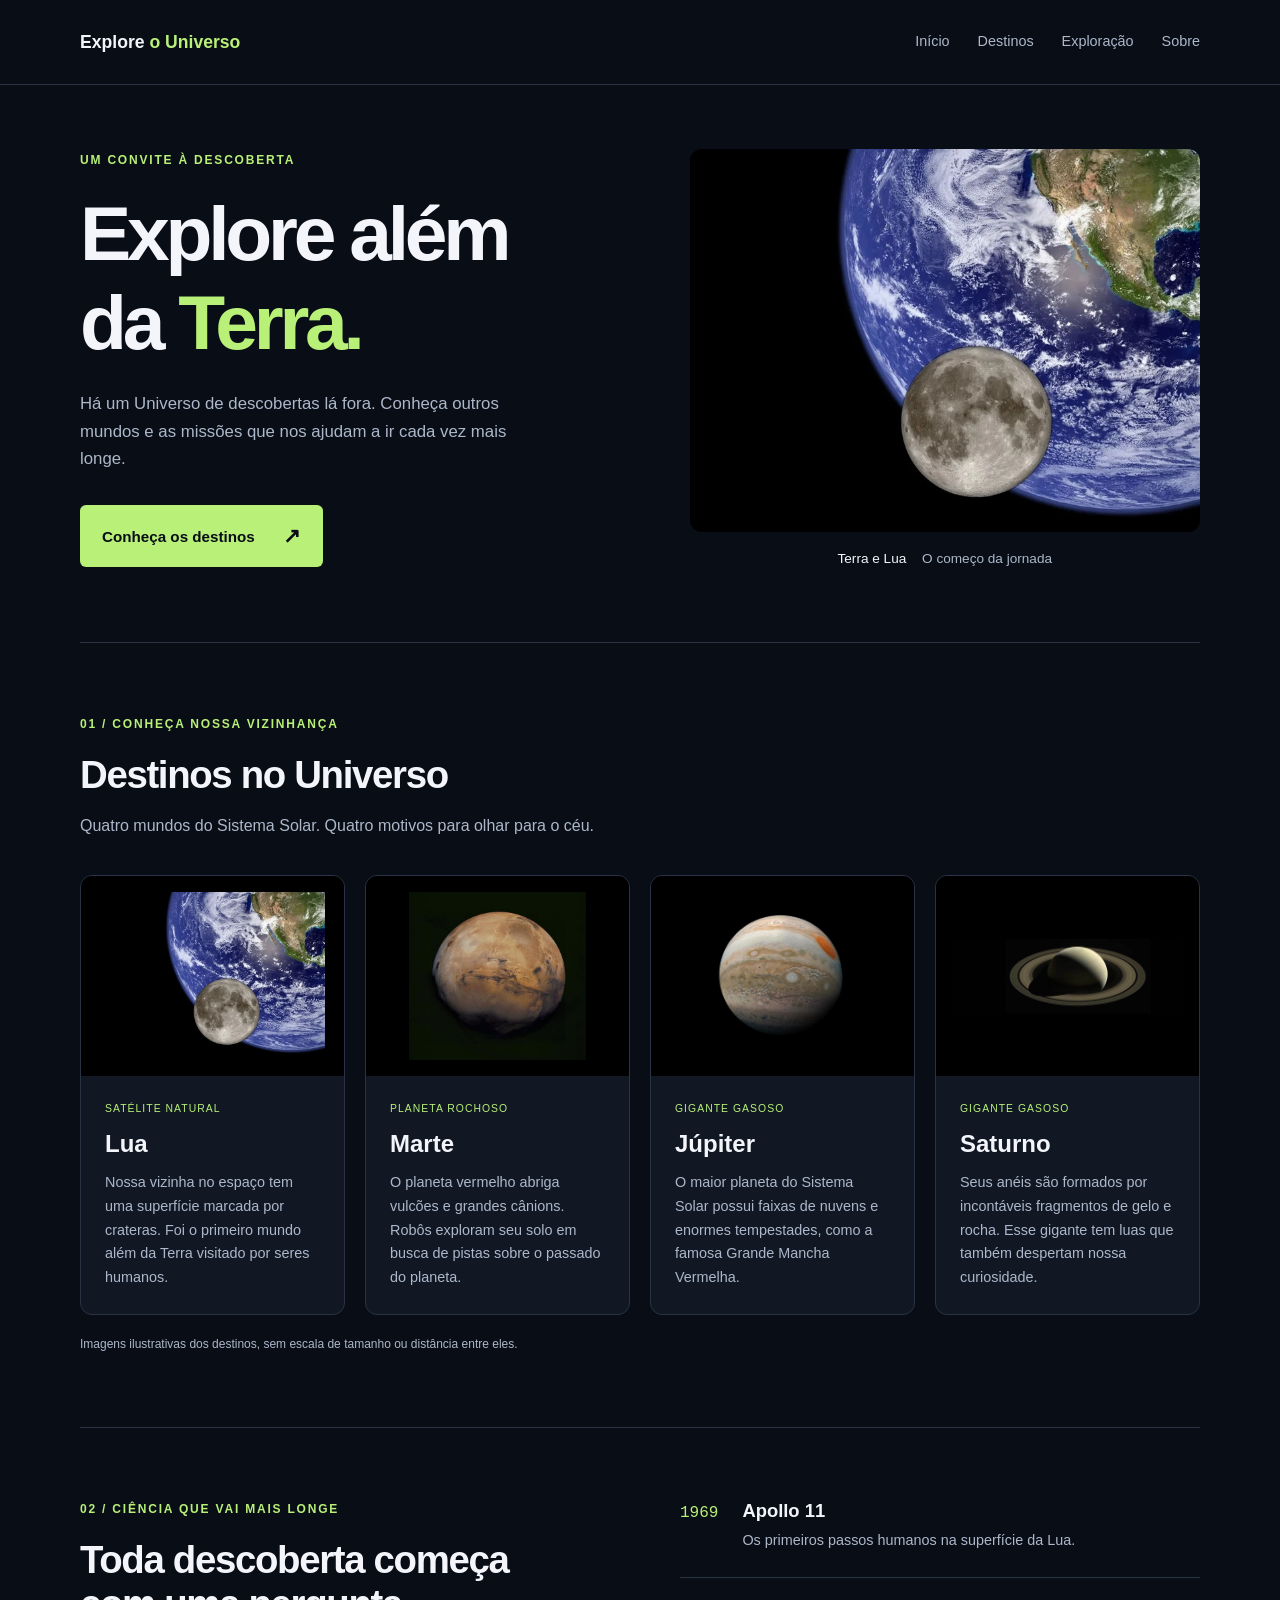
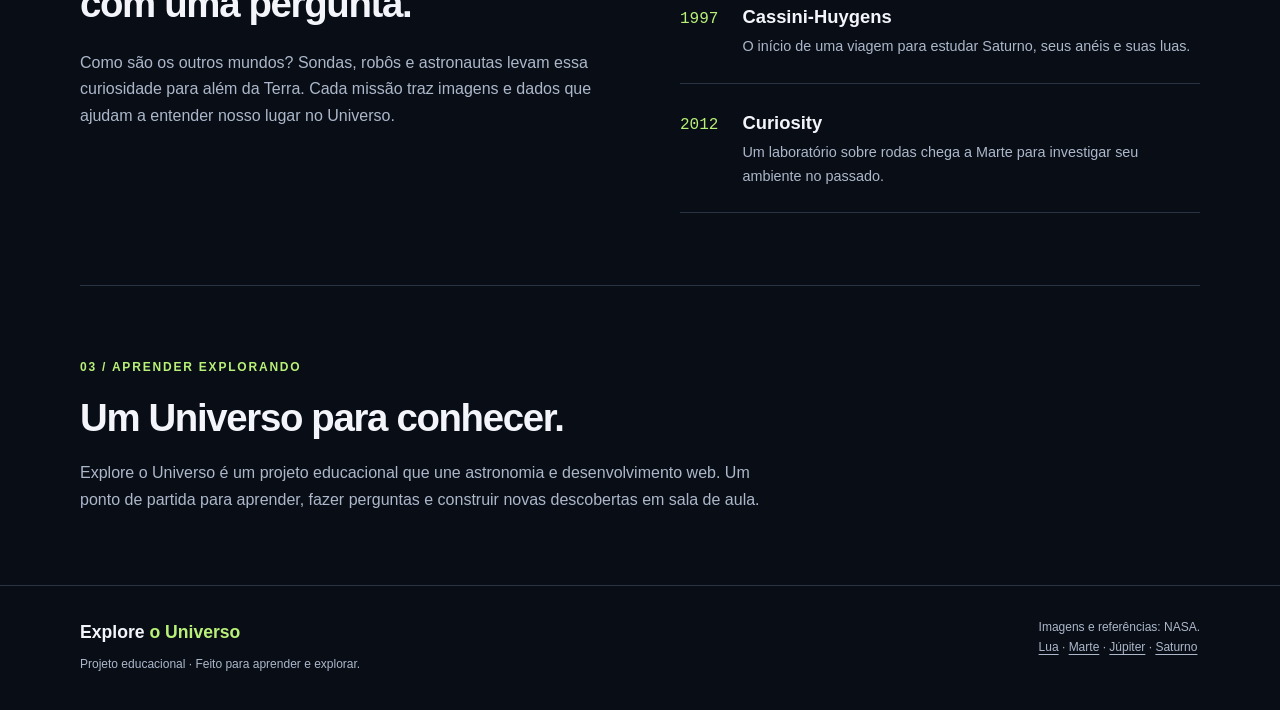
<file: versao0/index.html>
<!DOCTYPE html>
<html lang="pt-BR">
<head>
  <meta charset="UTF-8">
  <meta name="viewport" content="width=device-width, initial-scale=1.0">
  <meta name="description" content="Conheça a Lua, Marte, Júpiter e Saturno e descubra um pouco da história da exploração espacial.">
  <title>Explore o Universo</title>
  <link rel="stylesheet" href="css/estilos.css">
</head>
<body>
  <header class="cabecalho">
    <div class="container cabecalho-conteudo">
      <h1 class="marca"><a href="#inicio">Explore <span>o Universo</span></a></h1>
      <nav aria-label="Navegação principal">
        <ul class="menu">
          <li><a href="#inicio">Início</a></li>
          <li><a href="#destinos">Destinos</a></li>
          <li><a href="#exploracao">Exploração</a></li>
          <li><a href="#sobre">Sobre</a></li>
        </ul>
      </nav>
    </div>
  </header>

  <main>
    <section class="destaque container" id="inicio" aria-labelledby="titulo-destaque">
      <div class="destaque-texto">
        <p class="etiqueta">Um convite à descoberta</p>
        <h2 id="titulo-destaque">Explore além<br>da <span>Terra.</span></h2>
        <p class="introducao">Há um Universo de descobertas lá fora. Conheça outros mundos e as missões que nos ajudam a ir cada vez mais longe.</p>
        <a class="botao" href="#destinos">Conheça os destinos <span aria-hidden="true">↗</span></a>
      </div>
      <figure class="destaque-imagem">
        <img src="img/lua.webp" alt="Composição mostrando a Lua em primeiro plano e a Terra ao fundo." width="1000" height="750">
        <figcaption>Terra e Lua <span>O começo da jornada</span></figcaption>
      </figure>
    </section>

    <section class="destinos secao container" id="destinos" aria-labelledby="titulo-destinos">
      <p class="etiqueta">01 / Conheça nossa vizinhança</p>
      <h2 id="titulo-destinos">Destinos no Universo</h2>
      <p class="descricao-secao">Quatro mundos do Sistema Solar. Quatro motivos para olhar para o céu.</p>

      <div class="grade-destinos">
        <article class="card-destino">
          <img src="img/lua.webp" alt="Lua com áreas claras e escuras, em uma composição com a Terra ao fundo." width="760" height="570">
          <div class="card-conteudo">
            <p class="categoria">Satélite natural</p>
            <h3>Lua</h3>
            <p class="descricao-card">Nossa vizinha no espaço tem uma superfície marcada por crateras. Foi o primeiro mundo além da Terra visitado por seres humanos.</p>
          </div>
        </article>

        <article class="card-destino">
          <img src="img/marte.jpg" alt="Marte visto do espaço, com superfície em tons avermelhados." width="506" height="480">
          <div class="card-conteudo">
            <p class="categoria">Planeta rochoso</p>
            <h3>Marte</h3>
            <p class="descricao-card">O planeta vermelho abriga vulcões e grandes cânions. Robôs exploram seu solo em busca de pistas sobre o passado do planeta.</p>
          </div>
        </article>

        <article class="card-destino">
          <img src="img/jupiter.jpg" alt="Júpiter com faixas de nuvens e uma grande tempestade oval." width="750" height="750">
          <div class="card-conteudo">
            <p class="categoria">Gigante gasoso</p>
            <h3>Júpiter</h3>
            <p class="descricao-card">O maior planeta do Sistema Solar possui faixas de nuvens e enormes tempestades, como a famosa Grande Mancha Vermelha.</p>
          </div>
        </article>

        <article class="card-destino">
          <img src="img/saturno.jpg" alt="Saturno envolvido por seus amplos anéis, contra o fundo escuro do espaço." width="960" height="320">
          <div class="card-conteudo">
            <p class="categoria">Gigante gasoso</p>
            <h3>Saturno</h3>
            <p class="descricao-card">Seus anéis são formados por incontáveis fragmentos de gelo e rocha. Esse gigante tem luas que também despertam nossa curiosidade.</p>
          </div>
        </article>
      </div>
      <p class="nota">Imagens ilustrativas dos destinos, sem escala de tamanho ou distância entre eles.</p>
    </section>

    <section class="exploracao secao container" id="exploracao" aria-labelledby="titulo-exploracao">
      <div>
        <p class="etiqueta">02 / Ciência que vai mais longe</p>
        <h2 id="titulo-exploracao">Toda descoberta começa com uma pergunta.</h2>
        <p>Como são os outros mundos? Sondas, robôs e astronautas levam essa curiosidade para além da Terra. Cada missão traz imagens e dados que ajudam a entender nosso lugar no Universo.</p>
      </div>
      <ol class="missoes" aria-label="Marcos da exploração espacial">
        <li><span class="ano">1969</span><div><h3>Apollo 11</h3><p>Os primeiros passos humanos na superfície da Lua.</p></div></li>
        <li><span class="ano">1997</span><div><h3>Cassini-Huygens</h3><p>O início de uma viagem para estudar Saturno, seus anéis e suas luas.</p></div></li>
        <li><span class="ano">2012</span><div><h3>Curiosity</h3><p>Um laboratório sobre rodas chega a Marte para investigar seu ambiente no passado.</p></div></li>
      </ol>
    </section>

    <section class="sobre secao container" id="sobre" aria-labelledby="titulo-sobre">
      <p class="etiqueta">03 / Aprender explorando</p>
      <h2 id="titulo-sobre">Um Universo para conhecer.</h2>
      <p>Explore o Universo é um projeto educacional que une astronomia e desenvolvimento web. Um ponto de partida para aprender, fazer perguntas e construir novas descobertas em sala de aula.</p>
    </section>
  </main>

  <footer class="rodape">
    <div class="container rodape-conteudo">
      <div><p class="marca">Explore <span>o Universo</span></p><p class="texto-rodape">Projeto educacional · Feito para aprender e explorar.</p></div>
      <p class="creditos">Imagens e referências: NASA.<br>
        <a href="https://science.nasa.gov/moon/">Lua</a> ·
        <a href="https://science.nasa.gov/mars/">Marte</a> ·
        <a href="https://science.nasa.gov/jupiter/">Júpiter</a> ·
        <a href="https://science.nasa.gov/saturn/">Saturno</a>
      </p>
    </div>
  </footer>
</body>
</html>
</file>
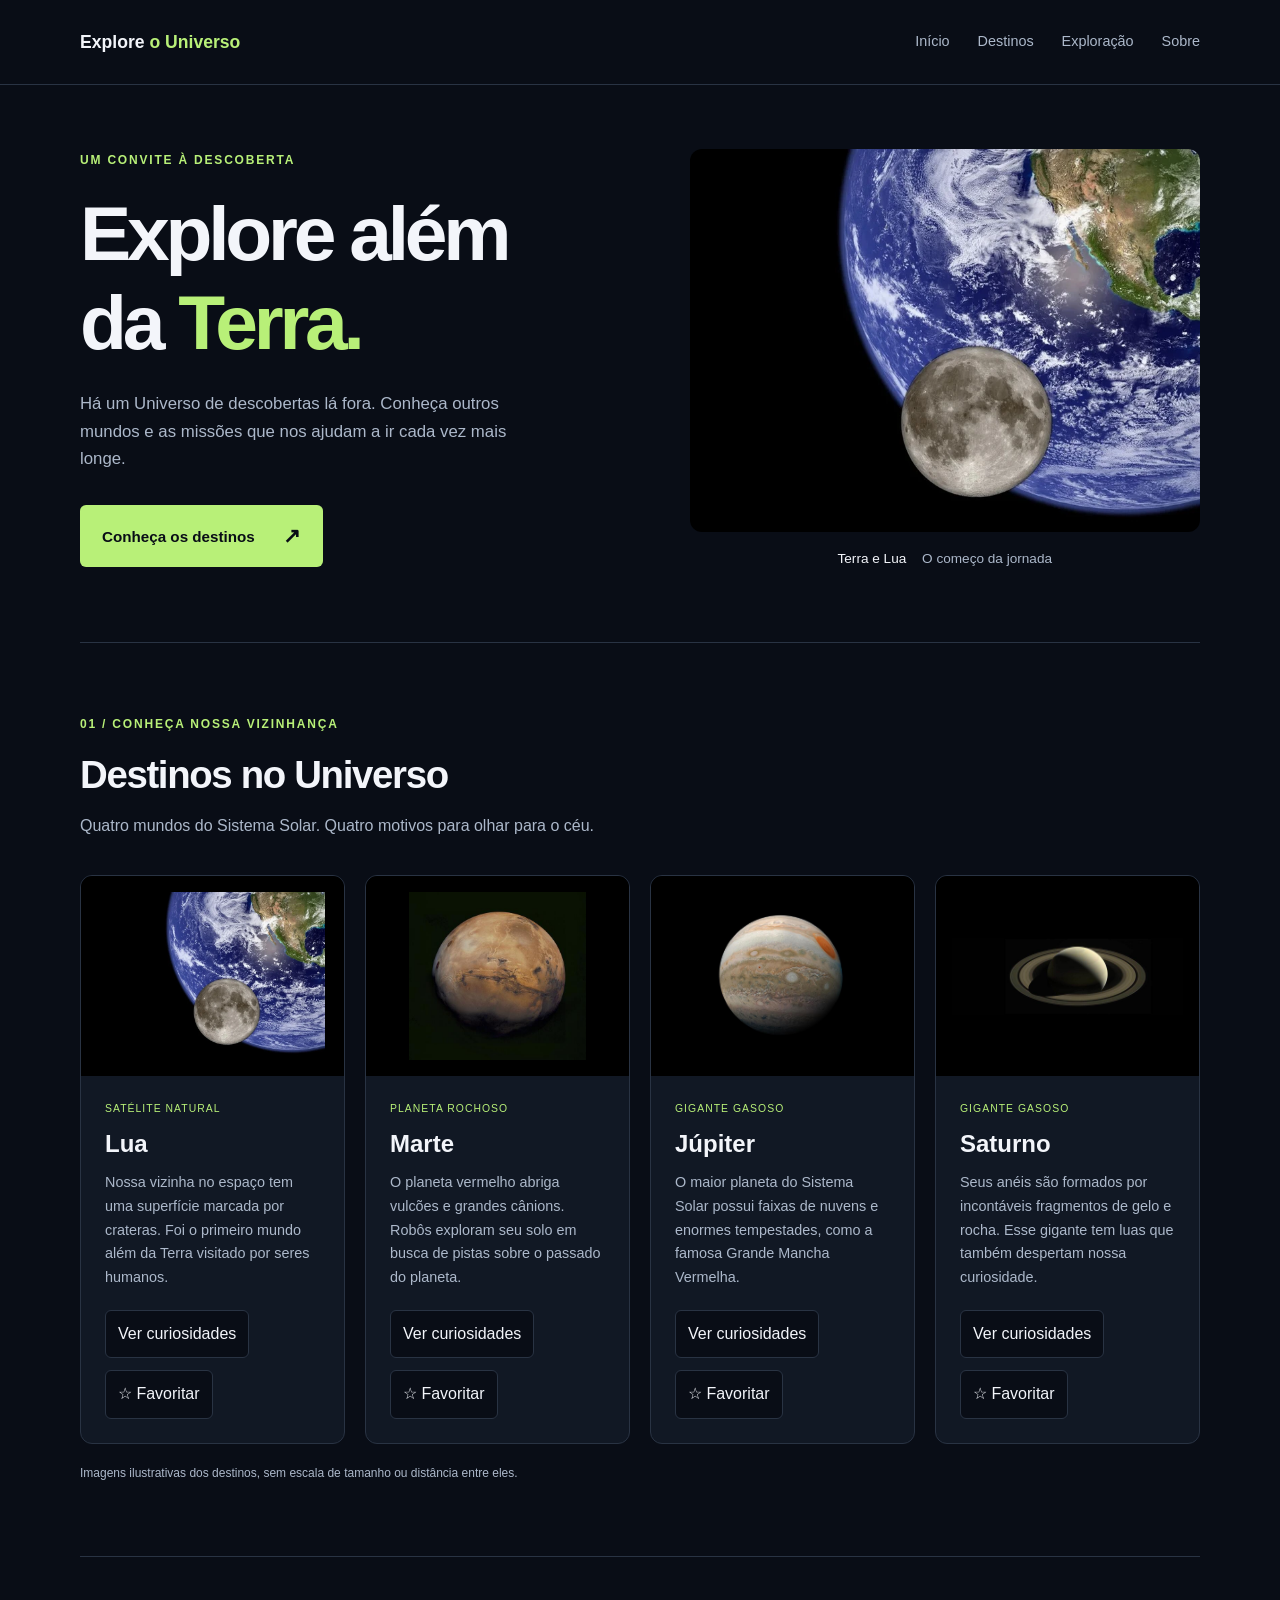
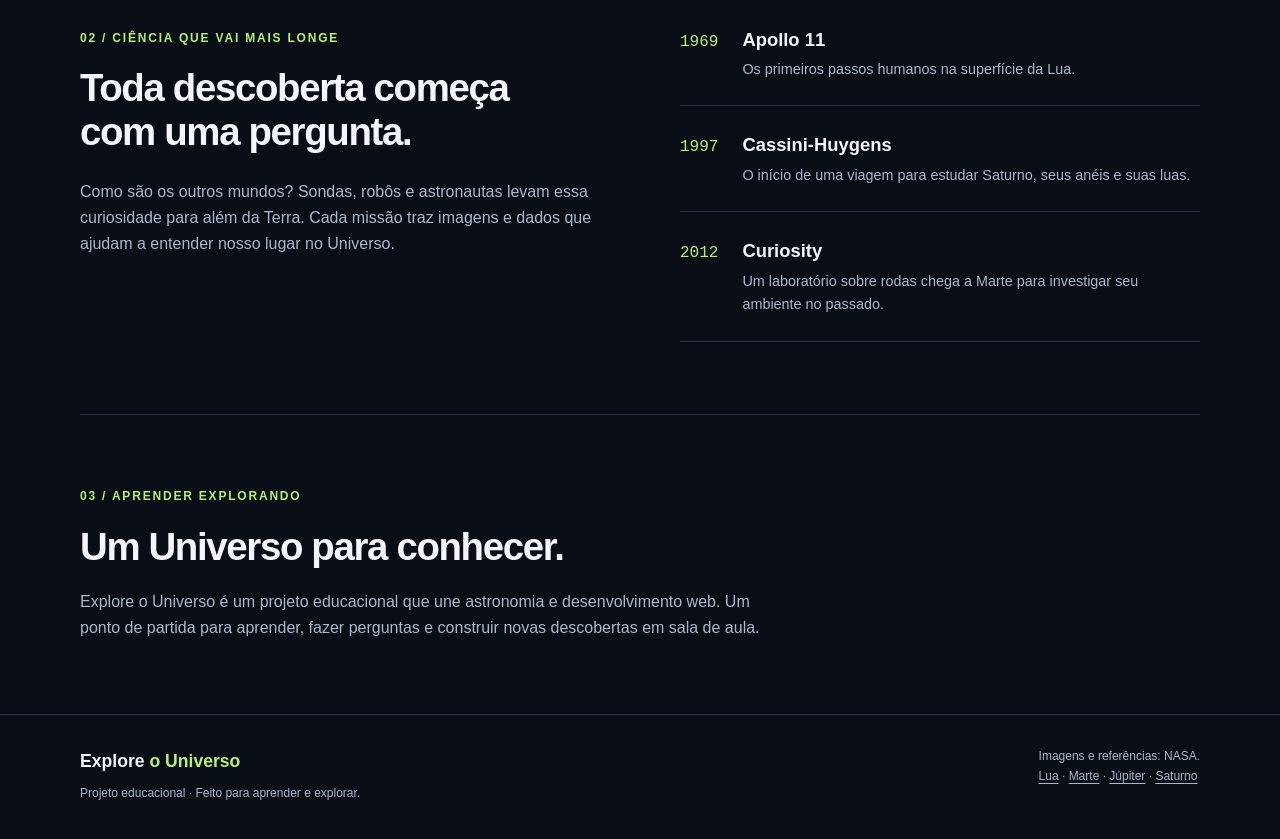
<file: versao1/index.html>
<!DOCTYPE html>
<html lang="pt-BR">
<head>
  <meta charset="UTF-8">
  <meta name="viewport" content="width=device-width, initial-scale=1.0">
  <meta name="description" content="Conheça a Lua, Marte, Júpiter e Saturno e descubra um pouco da história da exploração espacial.">
  <title>Explore o Universo</title>
  <link rel="stylesheet" href="css/estilos.css">
</head>
<body>
  <header class="cabecalho">
    <div class="container cabecalho-conteudo">
      <h1 class="marca"><a href="#inicio">Explore <span>o Universo</span></a></h1>
      <nav aria-label="Navegação principal">
        <ul class="menu">
          <li><a href="#inicio">Início</a></li>
          <li><a href="#destinos">Destinos</a></li>
          <li><a href="#exploracao">Exploração</a></li>
          <li><a href="#sobre">Sobre</a></li>
        </ul>
      </nav>
    </div>
  </header>

  <main>
    <section class="destaque container" id="inicio" aria-labelledby="titulo-destaque">
      <div class="destaque-texto">
        <p class="etiqueta">Um convite à descoberta</p>
        <h2 id="titulo-destaque">Explore além<br>da <span>Terra.</span></h2>
        <p class="introducao">Há um Universo de descobertas lá fora. Conheça outros mundos e as missões que nos ajudam a ir cada vez mais longe.</p>
        <a class="botao" href="#destinos">Conheça os destinos <span aria-hidden="true">↗</span></a>
      </div>
      <figure class="destaque-imagem">
        <img src="img/lua.webp" alt="Composição mostrando a Lua em primeiro plano e a Terra ao fundo." width="1000" height="750">
        <figcaption>Terra e Lua <span>O começo da jornada</span></figcaption>
      </figure>
    </section>

    <section class="destinos secao container" id="destinos" aria-labelledby="titulo-destinos">
      <p class="etiqueta">01 / Conheça nossa vizinhança</p>
      <h2 id="titulo-destinos">Destinos no Universo</h2>
      <p class="descricao-secao">Quatro mundos do Sistema Solar. Quatro motivos para olhar para o céu.</p>

      <div class="grade-destinos">
        <article class="card-destino">
          <img src="img/lua.webp" alt="Lua com áreas claras e escuras, em uma composição com a Terra ao fundo." width="760" height="570">
          <div class="card-conteudo">
            <p class="categoria">Satélite natural</p>
            <h3>Lua</h3>
            <p class="descricao-card">Nossa vizinha no espaço tem uma superfície marcada por crateras. Foi o primeiro mundo além da Terra visitado por seres humanos.</p>
         <!--Atributos aria:
          recursos importantes para sinalizar/avisar ferramentas/tecnologias de acessibilidades sobre diferentes sobre diferentes estados dos elementos das paginas-->
         <div class="acoes-card">
           <button type="button" class="button-curiosidade" aria-expanded="false" aria-controls="curiosidade-lua">
            Ver curiosidades
           </button>

           <button type="button" class="button-favorito" aria-pressed="false">
            ☆ Favoritar
           </button>

           <p class="curiosidade" id="curiosidade-lua" hidden >A Lua leva aproximadamente 27 dias para dar uma volta ao redor da Terra.</p>

           
         </div>

          </div>
        </article>

        <article class="card-destino">
          <img src="img/marte.jpg" alt="Marte visto do espaço, com superfície em tons avermelhados." width="506" height="480">
          <div class="card-conteudo">
            <p class="categoria">Planeta rochoso</p>
            <h3>Marte</h3>
            <p class="descricao-card">O planeta vermelho abriga vulcões e grandes cânions. Robôs exploram seu solo em busca de pistas sobre o passado do planeta.</p>
               <div class="acoes-card">
           <button type="button" class="button-curiosidade" aria-expanded="false" aria-controls="curiosidade-lua">
            Ver curiosidades
           </button>

           <button type="button" class="button-favorito" aria-pressed="false">
            ☆ Favoritar
           </button>
           <p class="curiosidade" id="curiosidade-marte" hidden >Um dia em Marte dura cerca de 24 horas e 40 minutos.</p>

          </div>
        </article>

        <article class="card-destino">
          <img src="img/jupiter.jpg" alt="Júpiter com faixas de nuvens e uma grande tempestade oval." width="750" height="750">
          <div class="card-conteudo">
            <p class="categoria">Gigante gasoso</p>
            <h3>Júpiter</h3>
            <p class="descricao-card">O maior planeta do Sistema Solar possui faixas de nuvens e enormes tempestades, como a famosa Grande Mancha Vermelha.</p>
               <div class="acoes-card">
           <button type="button" class="button-curiosidade" aria-expanded="false" aria-controls="curiosidade-lua">
            Ver curiosidades
           </button>

           <button type="button" class="button-favorito" aria-pressed="false">
            ☆ Favoritar
           </button>
           <p class="curiosidade" id="curiosidade-jupiter" hidden >Júpiter leva cerca de 12 anos terrestres para completar uma volta ao redor do Sol.</p>
          </div>
        </article>

        <article class="card-destino">
          <img src="img/saturno.jpg" alt="Saturno envolvido por seus amplos anéis, contra o fundo escuro do espaço." width="960" height="320">
          <div class="card-conteudo">
            <p class="categoria">Gigante gasoso</p>
            <h3>Saturno</h3>
            <p class="descricao-card">Seus anéis são formados por incontáveis fragmentos de gelo e rocha. Esse gigante tem luas que também despertam nossa curiosidade.</p>
               <div class="acoes-card">
           <button type="button" class="button-curiosidade" aria-expanded="false" aria-controls="curiosidade-lua">
            Ver curiosidades
           </button>

           <button type="button" class="button-favorito" aria-pressed="false">
            ☆ Favoritar
           </button>
           <p class="curiosidade" id="curiosidade-saturno" hidden >Saturno leva aproximadamente 29 anos terrestres para completar uma volta ao redor do Sol.</p>
          </div>
        </article>
      </div>
      <p class="nota">Imagens ilustrativas dos destinos, sem escala de tamanho ou distância entre eles.</p>
    </section>

    <section class="exploracao secao container" id="exploracao" aria-labelledby="titulo-exploracao">
      <div>
        <p class="etiqueta">02 / Ciência que vai mais longe</p>
        <h2 id="titulo-exploracao">Toda descoberta começa com uma pergunta.</h2>
        <p>Como são os outros mundos? Sondas, robôs e astronautas levam essa curiosidade para além da Terra. Cada missão traz imagens e dados que ajudam a entender nosso lugar no Universo.</p>
      </div>
      <ol class="missoes" aria-label="Marcos da exploração espacial">
        <li><span class="ano">1969</span><div><h3>Apollo 11</h3><p>Os primeiros passos humanos na superfície da Lua.</p></div></li>
        <li><span class="ano">1997</span><div><h3>Cassini-Huygens</h3><p>O início de uma viagem para estudar Saturno, seus anéis e suas luas.</p></div></li>
        <li><span class="ano">2012</span><div><h3>Curiosity</h3><p>Um laboratório sobre rodas chega a Marte para investigar seu ambiente no passado.</p></div></li>
      </ol>
    </section>

    <section class="sobre secao container" id="sobre" aria-labelledby="titulo-sobre">
      <p class="etiqueta">03 / Aprender explorando</p>
      <h2 id="titulo-sobre">Um Universo para conhecer.</h2>
      <p>Explore o Universo é um projeto educacional que une astronomia e desenvolvimento web. Um ponto de partida para aprender, fazer perguntas e construir novas descobertas em sala de aula.</p>
    </section>
  </main>

  <footer class="rodape">
    <div class="container rodape-conteudo">
      <div><p class="marca">Explore <span>o Universo</span></p><p class="texto-rodape">Projeto educacional · Feito para aprender e explorar.</p></div>
      <p class="creditos">Imagens e referências: NASA.<br>
        <a href="https://science.nasa.gov/moon/">Lua</a> ·
        <a href="https://science.nasa.gov/mars/">Marte</a> ·
        <a href="https://science.nasa.gov/jupiter/">Júpiter</a> ·
        <a href="https://science.nasa.gov/saturn/">Saturno</a>
      </p>
    </div>
  </footer>

<script src="js/script.js"></script>



</body>
</html>
</file>
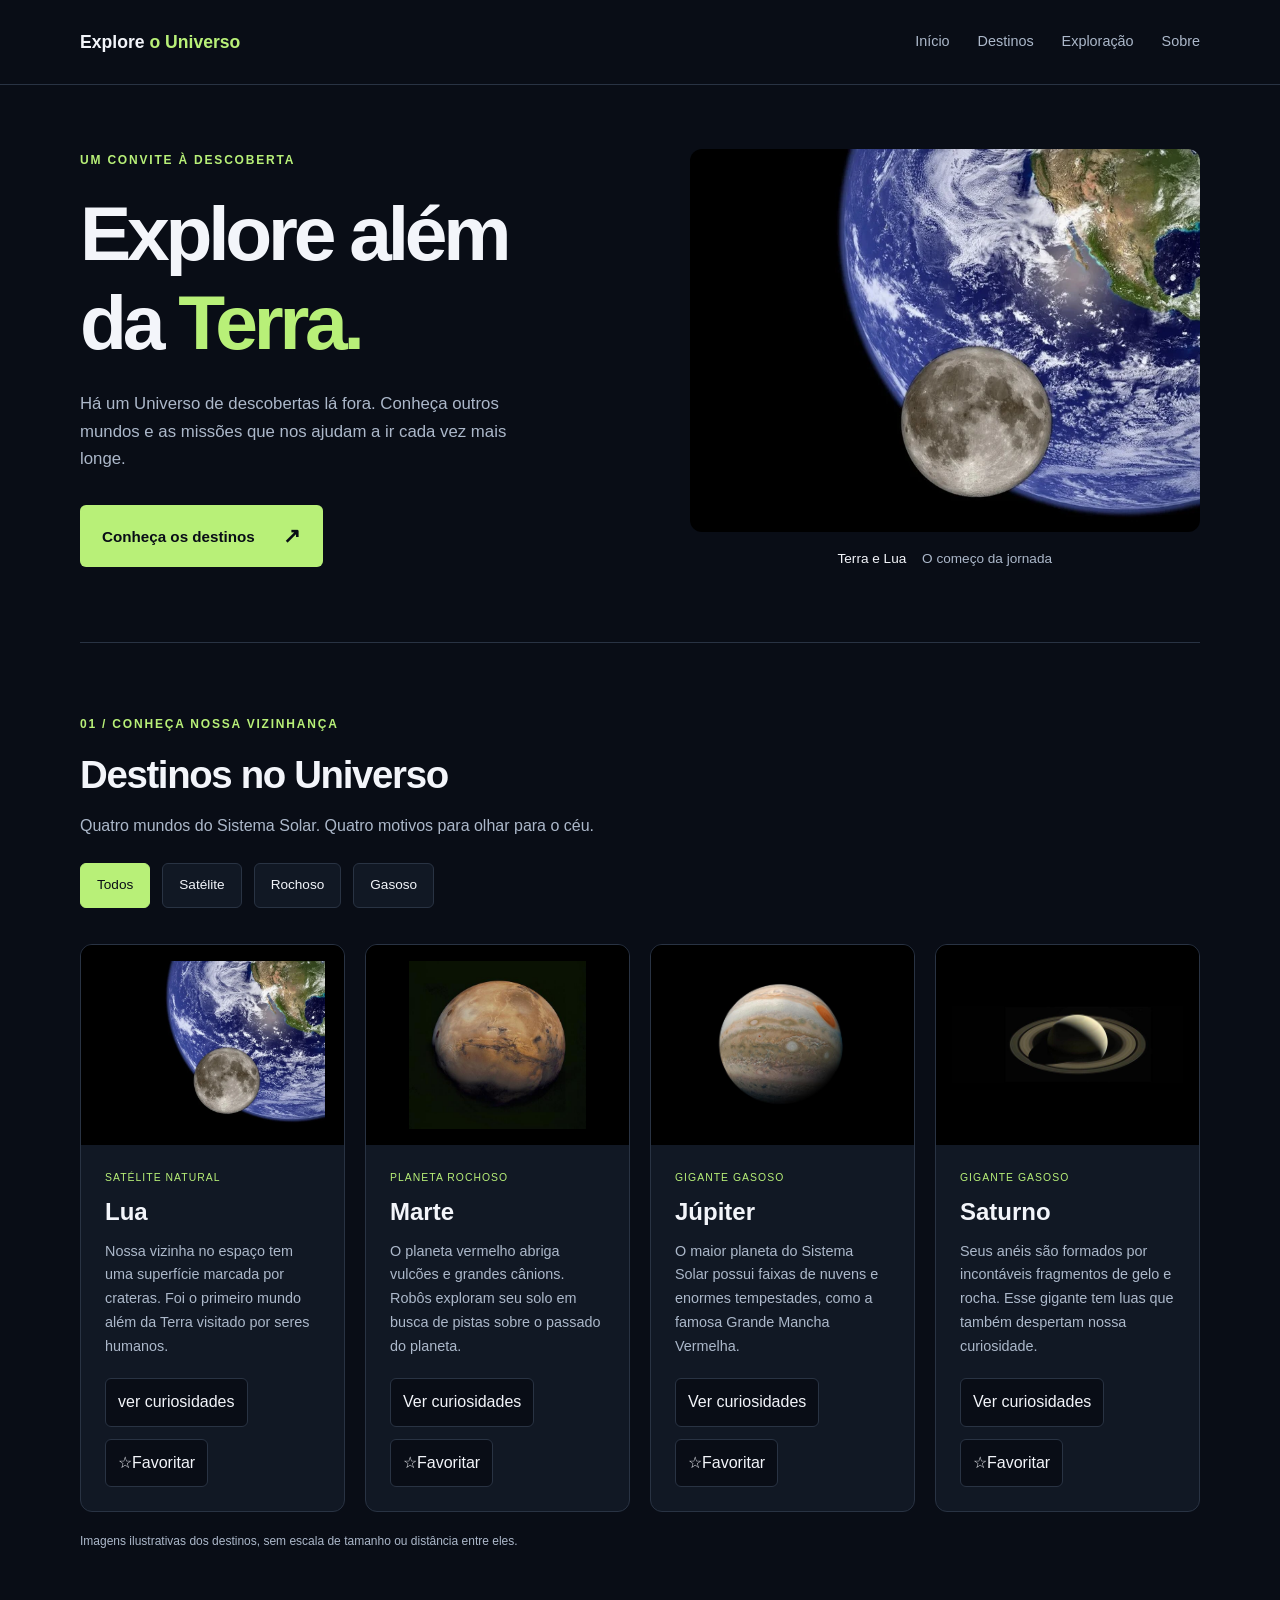
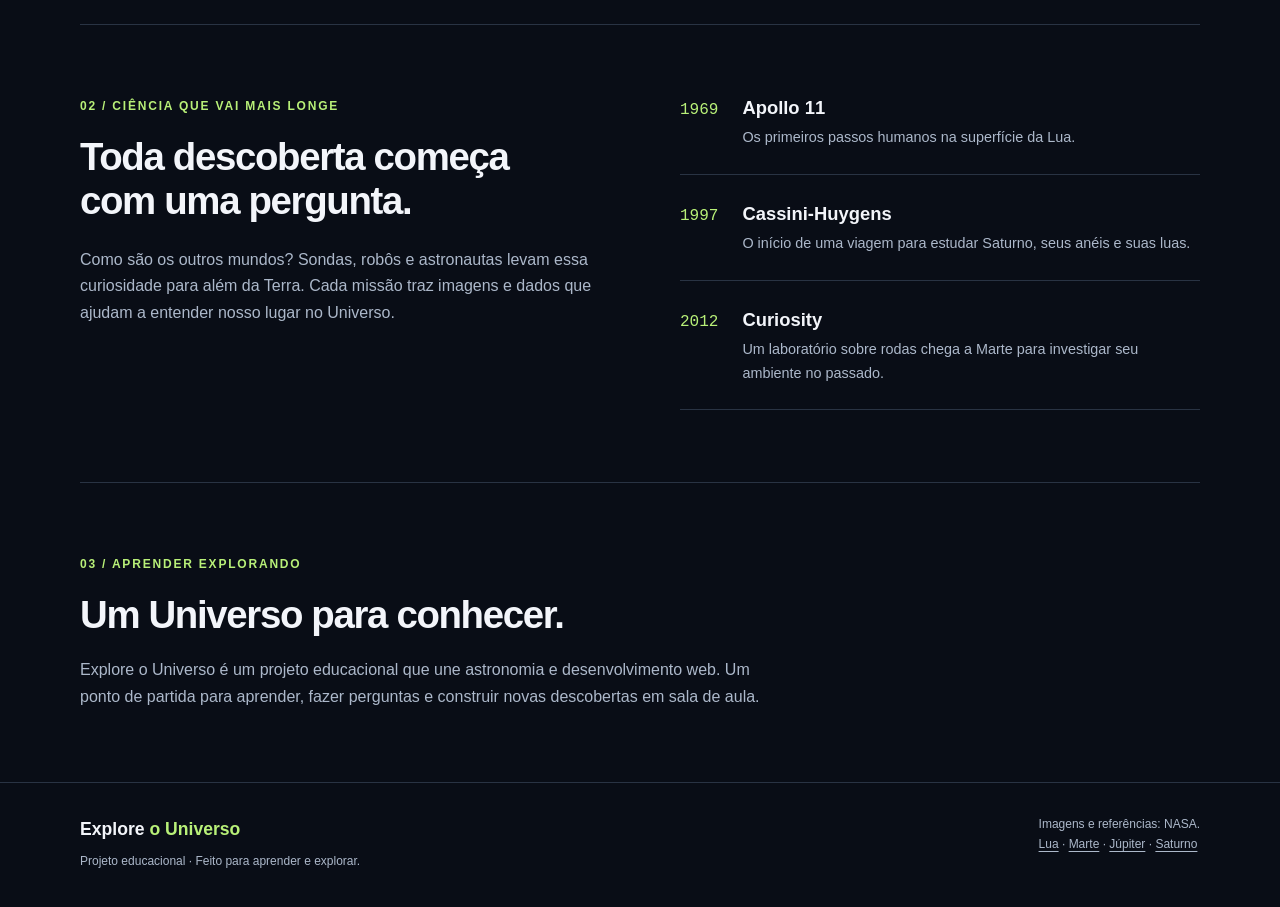
<file: versao2/index.html>
<!DOCTYPE html>
<html lang="pt-BR">

<head>
  <meta charset="UTF-8">
  <meta name="viewport" content="width=device-width, initial-scale=1.0">
  <meta name="description"
    content="Conheça a Lua, Marte, Júpiter e Saturno e descubra um pouco da história da exploração espacial.">
  <title>Explore o Universo</title>
  <link rel="stylesheet" href="css/estilos.css">
</head>

<body>
  <header class="cabecalho">
    <div class="container cabecalho-conteudo">
      <h1 class="marca"><a href="#inicio">Explore <span>o Universo</span></a></h1>
      <nav aria-label="Navegação principal">
        <ul class="menu">
          <li><a href="#inicio">Início</a></li>
          <li><a href="#destinos">Destinos</a></li>
          <li><a href="#exploracao">Exploração</a></li>
          <li><a href="#sobre">Sobre</a></li>
        </ul>
      </nav>
    </div>
  </header>

  <main>
    <section class="destaque container" id="inicio" aria-labelledby="titulo-destaque">
      <div class="destaque-texto">
        <p class="etiqueta">Um convite à descoberta</p>
        <h2 id="titulo-destaque">Explore além<br>da <span>Terra.</span></h2>
        <p class="introducao">Há um Universo de descobertas lá fora. Conheça outros mundos e as missões que nos ajudam a
          ir cada vez mais longe.</p>
        <a class="botao" href="#destinos">Conheça os destinos <span aria-hidden="true">↗</span></a>
      </div>
      <figure class="destaque-imagem">
        <img src="img/lua.webp" alt="Composição mostrando a Lua em primeiro plano e a Terra ao fundo." width="1000"
          height="750">
        <figcaption>Terra e Lua <span>O começo da jornada</span></figcaption>
      </figure>
    </section>

    <section class="destinos secao container" id="destinos" aria-labelledby="titulo-destinos">
      <p class="etiqueta">01 / Conheça nossa vizinhança</p>
      <h2 id="titulo-destinos">Destinos no Universo</h2>
      <p class="descricao-secao">Quatro mundos do Sistema Solar. Quatro motivos para olhar para o céu.</p>

      <!-- Atributos aria são recursos importantes para sinalizar/avisar ferramentas/tecnologia
       de acessibilidade sobre os diferentes estados dos -->

      <div class="filtros-destinos" role="group" aria-label="filtrar destinos por categorias">
        <button data-filtro="todos" type="button" class="filtro-ativo" aria-pressed="true">Todos</button>
        <button data-filtro="satelite" type="button" aria-pressed="false">Satélite</button>
        <button data-filtro="rochoso" type="button" aria-pressed="false">Rochoso</button>
        <button data-filtro="gasoso" type="button" aria-pressed="false">Gasoso</button>

      </div>


      <div class="grade-destinos"=>
        <article class="card-destino" data-categoria="satelite">
          <img src="img/lua.webp" alt="Lua com áreas claras e escuras, em uma composição com a Terra ao fundo."
            width="760" height="570">
          <div class="card-conteudo">
            <p class="categoria">Satélite natural</p>
            <h3>Lua</h3>
            <p class="descricao-card">Nossa vizinha no espaço tem uma superfície marcada por crateras. Foi o primeiro
              mundo além da Terra visitado por seres humanos.</p>

            <div class="acoes-card">
              <button type="button" class="botao-curiosidade" aria-expanded="false" aria-controls="curiosidade-lua">
                ver curiosidades
              </button>

              <button type="button" class="botao-favorito" aria-pressed="false"> ☆Favoritar</button>
            </div>
            <p class="curiosidade" id="curiosidade-lua" hidden>A Lua leva aproximadamente 27 dias para dar uma volta ao
              redor da Terra.</p>
          </div>
        </article>

        <article class="card-destino" data-categoria="rochoso">
          <img src="img/marte.jpg" alt="Marte visto do espaço, com superfície em tons avermelhados." width="506"
            height="480">
          <div class="card-conteudo">
            <p class="categoria">Planeta rochoso</p>
            <h3>Marte</h3>
            <p class="descricao-card">O planeta vermelho abriga vulcões e grandes cânions. Robôs exploram seu solo em
              busca de pistas sobre o passado do planeta.</p>
            <div class="acoes-card">

              <button type="button" class="botao-curiosidade" aria_expanded="false" aria-controls="curiosidade lua">
                Ver curiosidades

              </button>
              <!--Atributos ARIA-* Recurusos importantes para sinalizar/avisar ferramentas/tecnologias de acessibilidade sobre diferentes estados dos elementos da página -->
              <button type="button" class="botao-favorito" aria-pressed="false" aria-controls="curiosidade lua">
                ☆Favoritar

              </button>

              <p class="curiosidade" hidden>
                Um dia em marte dura cerca de 24 horas e 30 minutos
              </p>


            </div>
          </div>
        </article>

        <article class="card-destino" data-categoria="gasoso">
          <img src="img/jupiter.jpg" alt="Júpiter com faixas de nuvens e uma grande tempestade oval." width="750"
            height="750">
          <div class="card-conteudo">
            <p class="categoria">Gigante gasoso</p>
            <h3>Júpiter</h3>
            <p class="descricao-card">O maior planeta do Sistema Solar possui faixas de nuvens e enormes tempestades,
              como a famosa Grande Mancha Vermelha.</p>
            <div class="acoes-card">

              <button type="button" class="botao-curiosidade" aria_expanded="false" aria-controls="curiosidade lua">
                Ver curiosidades

              </button>
              <!--Atributos ARIA-* Recurusos importantes para sinalizar/avisar ferramentas/tecnologias de acessibilidade sobre diferentes estados dos elementos da página -->
              <button type="button" class="botao-favorito" aria-pressed="false" aria-controls="curiosidade lua">
                ☆Favoritar

              </button>

              <p class="curiosidade" hidden>
                Júpiter leva cerca de 12 anos terrestres para completar uma volta ao redor do sol

              </p>


            </div>
          </div>
        </article>

        <article class="card-destino" data-categoria="gasoso">
          <img src="img/saturno.jpg" alt="Saturno envolvido por seus amplos anéis, contra o fundo escuro do espaço."
            width="960" height="320">
          <div class="card-conteudo">
            <p class="categoria">Gigante gasoso</p>
            <h3>Saturno</h3>
            <p class="descricao-card">Seus anéis são formados por incontáveis fragmentos de gelo e rocha. Esse gigante
              tem luas que também despertam nossa curiosidade.</p>

            <div class="acoes-card">

              <button type="button" class="botao-curiosidade" aria_expanded="false" aria-controls="curiosidade lua">
                Ver curiosidades

              </button>
              <!--Atributos ARIA-* Recurusos importantes para sinalizar/avisar ferramentas/tecnologias de acessibilidade sobre diferentes estados dos elementos da página -->
              <button type="button" class="botao-favorito" aria-pressed="false" aria-controls="curiosidade lua">
                ☆Favoritar

              </button>

              <p class="curiosidade" hidden>
                Saturno leva aproximadamente 29 anos terrestres para completar uma volta ao redor do sol
              </p>


            </div>

          </div>
        </article>
      </div>
      <p class="nota">Imagens ilustrativas dos destinos, sem escala de tamanho ou distância entre eles.</p>
    </section>

    <section class="exploracao secao container" id="exploracao" aria-labelledby="titulo-exploracao">
      <div>
        <p class="etiqueta">02 / Ciência que vai mais longe</p>
        <h2 id="titulo-exploracao">Toda descoberta começa com uma pergunta.</h2>
        <p>Como são os outros mundos? Sondas, robôs e astronautas levam essa curiosidade para além da Terra. Cada missão
          traz imagens e dados que ajudam a entender nosso lugar no Universo.</p>
      </div>
      <ol class="missoes" aria-label="Marcos da exploração espacial">
        <li><span class="ano">1969</span>
          <div>
            <h3>Apollo 11</h3>
            <p>Os primeiros passos humanos na superfície da Lua.</p>
          </div>
        </li>
        <li><span class="ano">1997</span>
          <div>
            <h3>Cassini-Huygens</h3>
            <p>O início de uma viagem para estudar Saturno, seus anéis e suas luas.</p>
          </div>
        </li>
        <li><span class="ano">2012</span>
          <div>
            <h3>Curiosity</h3>
            <p>Um laboratório sobre rodas chega a Marte para investigar seu ambiente no passado.</p>
          </div>
        </li>
      </ol>
    </section>

    <section class="sobre secao container" id="sobre" aria-labelledby="titulo-sobre">
      <p class="etiqueta">03 / Aprender explorando</p>
      <h2 id="titulo-sobre">Um Universo para conhecer.</h2>
      <p>Explore o Universo é um projeto educacional que une astronomia e desenvolvimento web. Um ponto de partida para
        aprender, fazer perguntas e construir novas descobertas em sala de aula.</p>
    </section>
  </main>

  <footer class="rodape">
    <div class="container rodape-conteudo">
      <div>
        <p class="marca">Explore <span>o Universo</span></p>
        <p class="texto-rodape">Projeto educacional · Feito para aprender e explorar.</p>
      </div>
      <p class="creditos">Imagens e referências: NASA.<br>
        <a href="https://science.nasa.gov/moon/">Lua</a> ·
        <a href="https://science.nasa.gov/mars/">Marte</a> ·
        <a href="https://science.nasa.gov/jupiter/">Júpiter</a> ·
        <a href="https://science.nasa.gov/saturn/">Saturno</a>
      </p>
    </div>
  </footer>
  <script src="js/script.js"></script>


</body>

</html>
</file>
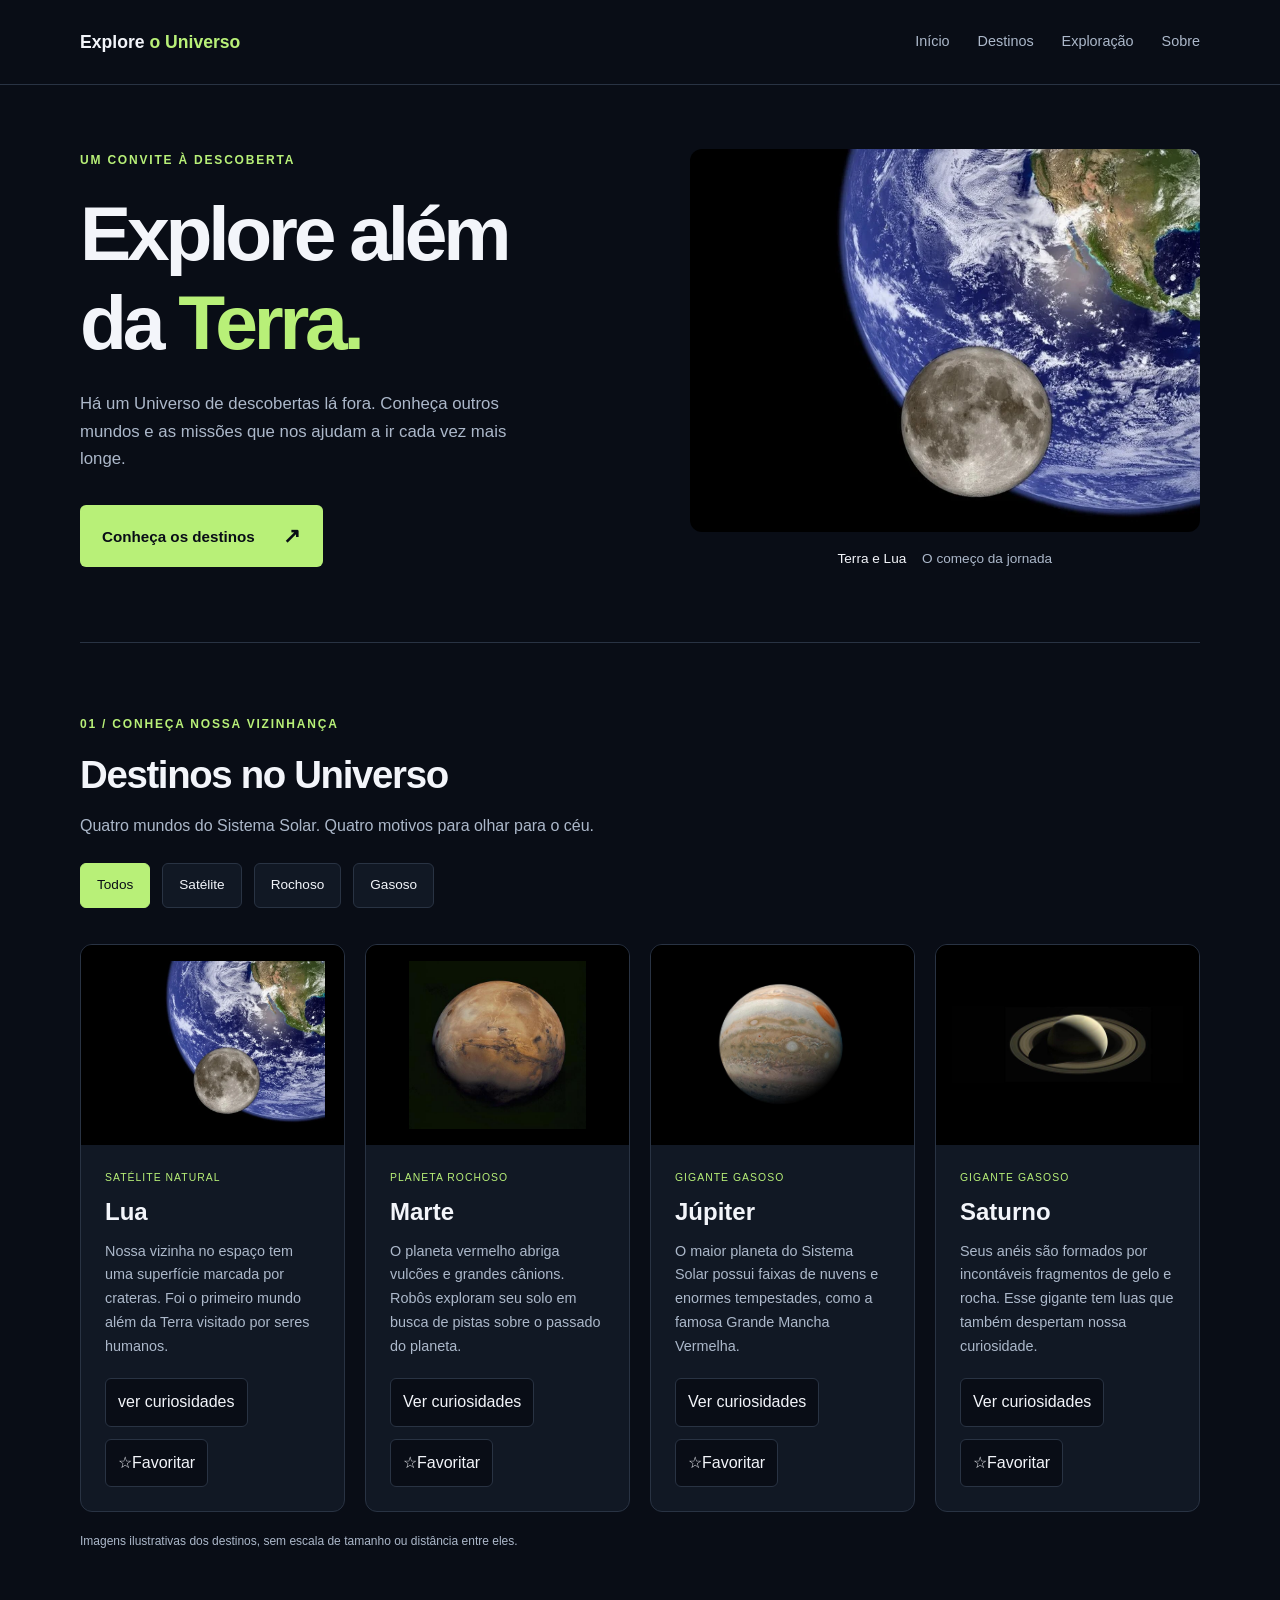
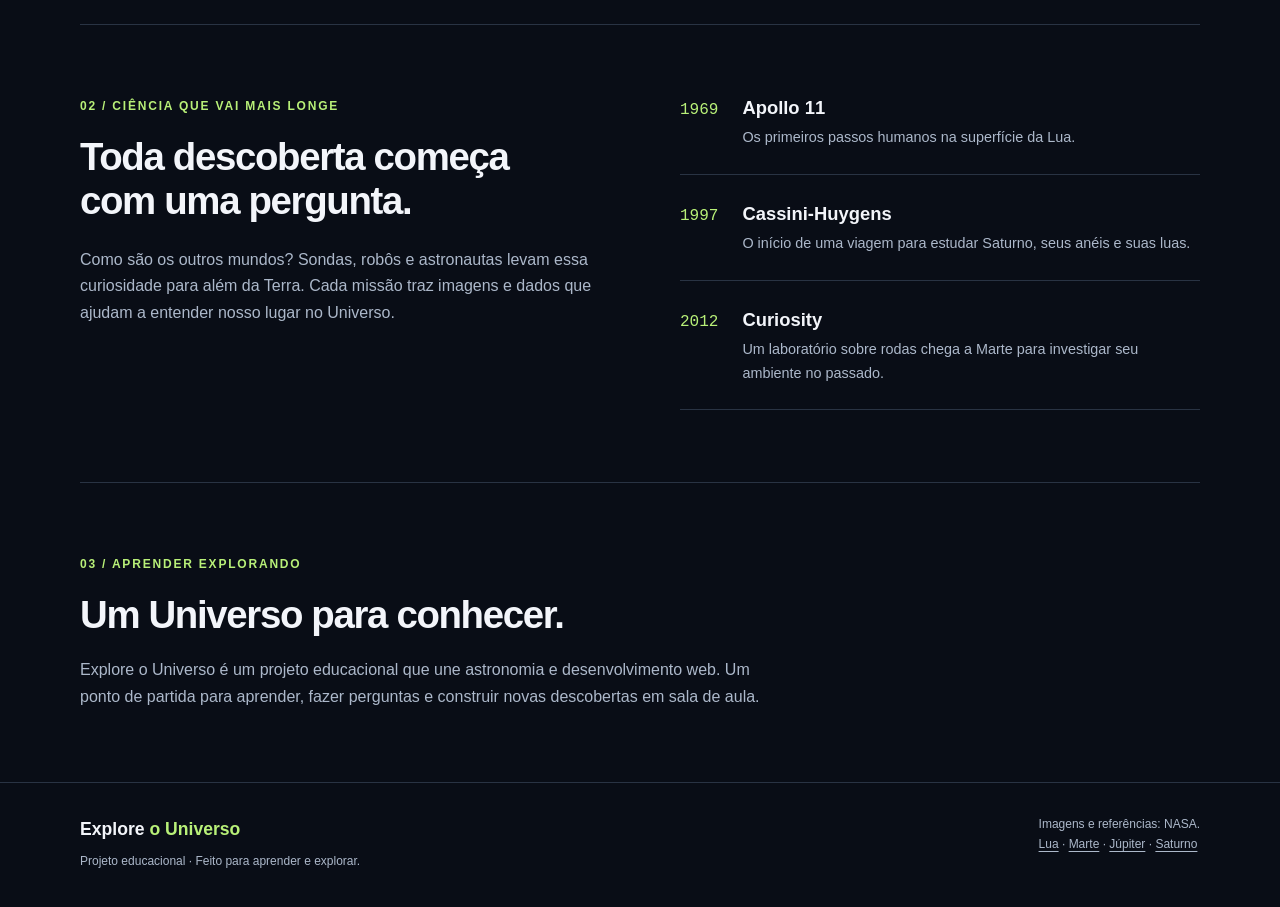
<file: versao3/index.html>
<!DOCTYPE html>
<html lang="pt-BR">

<head>
  <meta charset="UTF-8">
  <meta name="viewport" content="width=device-width, initial-scale=1.0">
  <meta name="description"
    content="Conheça a Lua, Marte, Júpiter e Saturno e descubra um pouco da história da exploração espacial.">
  <title>Explore o Universo</title>
  <link rel="stylesheet" href="css/estilos.css">
</head>

<body>
  <header class="cabecalho">
    <div class="container cabecalho-conteudo">
      <h1 class="marca"><a href="#inicio">Explore <span>o Universo</span></a></h1>

      <button type="button" class="botao-menu" aria-expanded="false" aria-controls="navegacao-principal">☰ Menu</button>

      <nav aria-label="Navegação principal" id="navegacao-principal" class="navegacao-principal">

        <ul class="menu">
          <li><a href="#inicio">Início</a></li>
          <li><a href="#destinos">Destinos</a></li>
          <li><a href="#exploracao">Exploração</a></li>
          <li><a href="#sobre">Sobre</a></li>
        </ul>
      </nav>
    </div>
  </header>

  <main>
    <section class="destaque container" id="inicio" aria-labelledby="titulo-destaque">
      <div class="destaque-texto">
        <p class="etiqueta">Um convite à descoberta</p>
        <h2 id="titulo-destaque">Explore além<br>da <span>Terra.</span></h2>
        <p class="introducao">Há um Universo de descobertas lá fora. Conheça outros mundos e as missões que nos ajudam a
          ir cada vez mais longe.</p>
        <a class="botao" href="#destinos">Conheça os destinos <span aria-hidden="true">↗</span></a>
      </div>
      <figure class="destaque-imagem">
        <img src="img/lua.webp" alt="Composição mostrando a Lua em primeiro plano e a Terra ao fundo." width="1000"
          height="750">
        <figcaption>Terra e Lua <span>O começo da jornada</span></figcaption>
      </figure>
    </section>

    <section class="destinos secao container" id="destinos" aria-labelledby="titulo-destinos">
      <p class="etiqueta">01 / Conheça nossa vizinhança</p>
      <h2 id="titulo-destinos">Destinos no Universo</h2>
      <p class="descricao-secao">Quatro mundos do Sistema Solar. Quatro motivos para olhar para o céu.</p>

      <!-- Atributos aria são recursos importantes para sinalizar/avisar ferramentas/tecnologia
       de acessibilidade sobre os diferentes estados dos -->

      <div class="filtros-destinos" role="group" aria-label="filtrar destinos por categorias">
        <button data-filtro="todos" type="button" class="filtro-ativo" aria-pressed="true">Todos</button>
        <button data-filtro="satelite" type="button" aria-pressed="false">Satélite</button>
        <button data-filtro="rochoso" type="button" aria-pressed="false">Rochoso</button>
        <button data-filtro="gasoso" type="button" aria-pressed="false">Gasoso</button>

      </div>


      <div class="grade-destinos"=>
        <article class="card-destino" data-categoria="satelite">
          <img src="img/lua.webp" alt="Lua com áreas claras e escuras, em uma composição com a Terra ao fundo."
            width="760" height="570">
          <div class="card-conteudo">
            <p class="categoria">Satélite natural</p>
            <h3>Lua</h3>
            <p class="descricao-card">Nossa vizinha no espaço tem uma superfície marcada por crateras. Foi o primeiro
              mundo além da Terra visitado por seres humanos.</p>

            <div class="acoes-card">
              <button type="button" class="botao-curiosidade" aria-expanded="false" aria-controls="curiosidade-lua">
                ver curiosidades
              </button>

              <button type="button" class="botao-favorito" aria-pressed="false"> ☆Favoritar</button>
            </div>
            <p class="curiosidade" id="curiosidade-lua" hidden>A Lua leva aproximadamente 27 dias para dar uma volta ao
              redor da Terra.</p>
          </div>
        </article>

        <article class="card-destino" data-categoria="rochoso">
          <img src="img/marte.jpg" alt="Marte visto do espaço, com superfície em tons avermelhados." width="506"
            height="480">
          <div class="card-conteudo">
            <p class="categoria">Planeta rochoso</p>
            <h3>Marte</h3>
            <p class="descricao-card">O planeta vermelho abriga vulcões e grandes cânions. Robôs exploram seu solo em
              busca de pistas sobre o passado do planeta.</p>
            <div class="acoes-card">

              <button type="button" class="botao-curiosidade" aria_expanded="false" aria-controls="curiosidade lua">
                Ver curiosidades

              </button>
              <!--Atributos ARIA-* Recurusos importantes para sinalizar/avisar ferramentas/tecnologias de acessibilidade sobre diferentes estados dos elementos da página -->
              <button type="button" class="botao-favorito" aria-pressed="false" aria-controls="curiosidade lua">
                ☆Favoritar

              </button>

              <p class="curiosidade" hidden>
                Um dia em marte dura cerca de 24 horas e 30 minutos
              </p>


            </div>
          </div>
        </article>

        <article class="card-destino" data-categoria="gasoso">
          <img src="img/jupiter.jpg" alt="Júpiter com faixas de nuvens e uma grande tempestade oval." width="750"
            height="750">
          <div class="card-conteudo">
            <p class="categoria">Gigante gasoso</p>
            <h3>Júpiter</h3>
            <p class="descricao-card">O maior planeta do Sistema Solar possui faixas de nuvens e enormes tempestades,
              como a famosa Grande Mancha Vermelha.</p>
            <div class="acoes-card">

              <button type="button" class="botao-curiosidade" aria_expanded="false" aria-controls="curiosidade lua">
                Ver curiosidades

              </button>
              <!--Atributos ARIA-* Recurusos importantes para sinalizar/avisar ferramentas/tecnologias de acessibilidade sobre diferentes estados dos elementos da página -->
              <button type="button" class="botao-favorito" aria-pressed="false" aria-controls="curiosidade lua">
                ☆Favoritar

              </button>

              <p class="curiosidade" hidden>
                Júpiter leva cerca de 12 anos terrestres para completar uma volta ao redor do sol

              </p>


            </div>
          </div>
        </article>

        <article class="card-destino" data-categoria="gasoso">
          <img src="img/saturno.jpg" alt="Saturno envolvido por seus amplos anéis, contra o fundo escuro do espaço."
            width="960" height="320">
          <div class="card-conteudo">
            <p class="categoria">Gigante gasoso</p>
            <h3>Saturno</h3>
            <p class="descricao-card">Seus anéis são formados por incontáveis fragmentos de gelo e rocha. Esse gigante
              tem luas que também despertam nossa curiosidade.</p>

            <div class="acoes-card">

              <button type="button" class="botao-curiosidade" aria_expanded="false" aria-controls="curiosidade lua">
                Ver curiosidades

              </button>
              <!--Atributos ARIA-* Recurusos importantes para sinalizar/avisar ferramentas/tecnologias de acessibilidade sobre diferentes estados dos elementos da página -->
              <button type="button" class="botao-favorito" aria-pressed="false" aria-controls="curiosidade lua">
                ☆Favoritar

              </button>

              <p class="curiosidade" hidden>
                Saturno leva aproximadamente 29 anos terrestres para completar uma volta ao redor do sol
              </p>


            </div>

          </div>
        </article>
      </div>
      <p class="nota">Imagens ilustrativas dos destinos, sem escala de tamanho ou distância entre eles.</p>
    </section>

    <section class="exploracao secao container" id="exploracao" aria-labelledby="titulo-exploracao">
      <div>
        <p class="etiqueta">02 / Ciência que vai mais longe</p>
        <h2 id="titulo-exploracao">Toda descoberta começa com uma pergunta.</h2>
        <p>Como são os outros mundos? Sondas, robôs e astronautas levam essa curiosidade para além da Terra. Cada missão
          traz imagens e dados que ajudam a entender nosso lugar no Universo.</p>
      </div>
      <ol class="missoes" aria-label="Marcos da exploração espacial">
        <li><span class="ano">1969</span>
          <div>
            <h3>Apollo 11</h3>
            <p>Os primeiros passos humanos na superfície da Lua.</p>
          </div>
        </li>
        <li><span class="ano">1997</span>
          <div>
            <h3>Cassini-Huygens</h3>
            <p>O início de uma viagem para estudar Saturno, seus anéis e suas luas.</p>
          </div>
        </li>
        <li><span class="ano">2012</span>
          <div>
            <h3>Curiosity</h3>
            <p>Um laboratório sobre rodas chega a Marte para investigar seu ambiente no passado.</p>
          </div>
        </li>
      </ol>
    </section>

    <section class="sobre secao container" id="sobre" aria-labelledby="titulo-sobre">
      <p class="etiqueta">03 / Aprender explorando</p>
      <h2 id="titulo-sobre">Um Universo para conhecer.</h2>
      <p>Explore o Universo é um projeto educacional que une astronomia e desenvolvimento web. Um ponto de partida para
        aprender, fazer perguntas e construir novas descobertas em sala de aula.</p>
    </section>
  </main>

  <footer class="rodape">
    <div class="container rodape-conteudo">
      <div>
        <p class="marca">Explore <span>o Universo</span></p>
        <p class="texto-rodape">Projeto educacional · Feito para aprender e explorar.</p>
      </div>
      <p class="creditos">Imagens e referências: NASA.<br>
        <a href="https://science.nasa.gov/moon/">Lua</a> ·
        <a href="https://science.nasa.gov/mars/">Marte</a> ·
        <a href="https://science.nasa.gov/jupiter/">Júpiter</a> ·
        <a href="https://science.nasa.gov/saturn/">Saturno</a>
      </p>
    </div>
  </footer>
  <script src="js/script.js"></script>


</body>

</html>
</file>
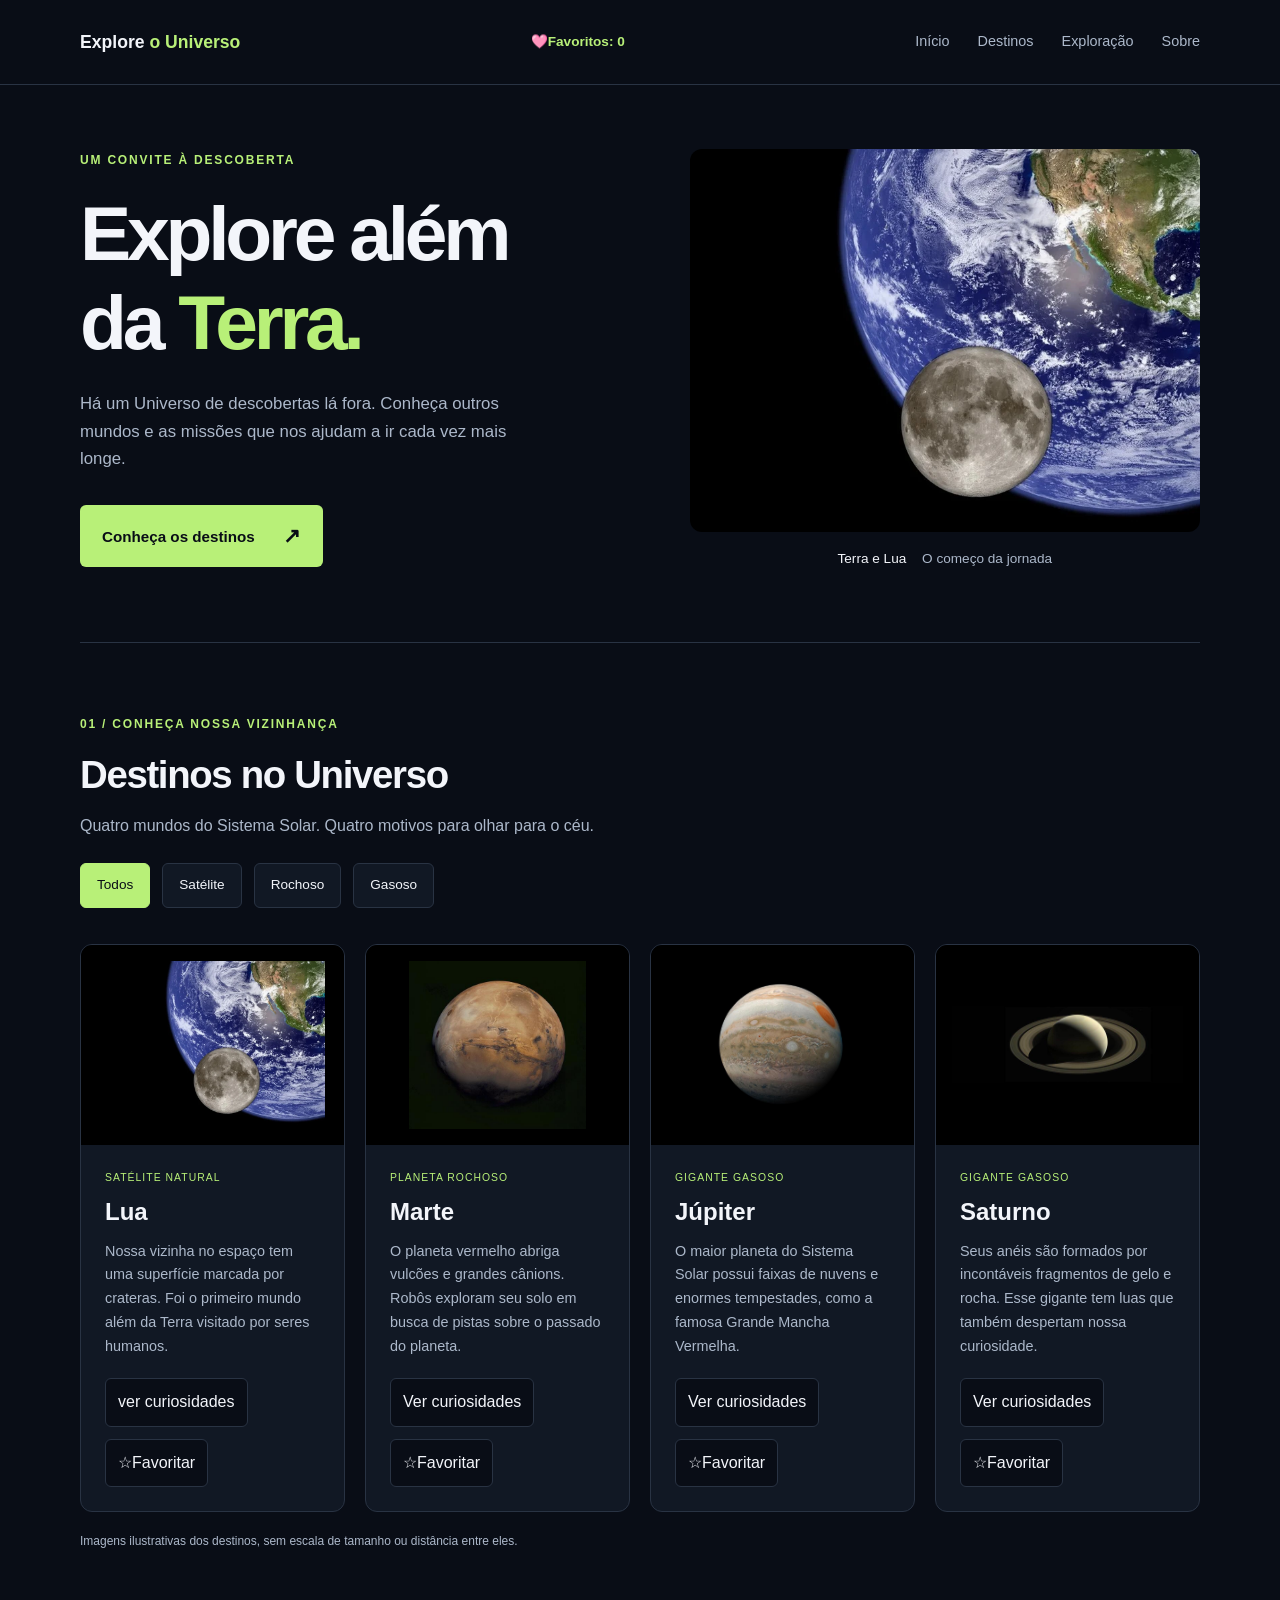
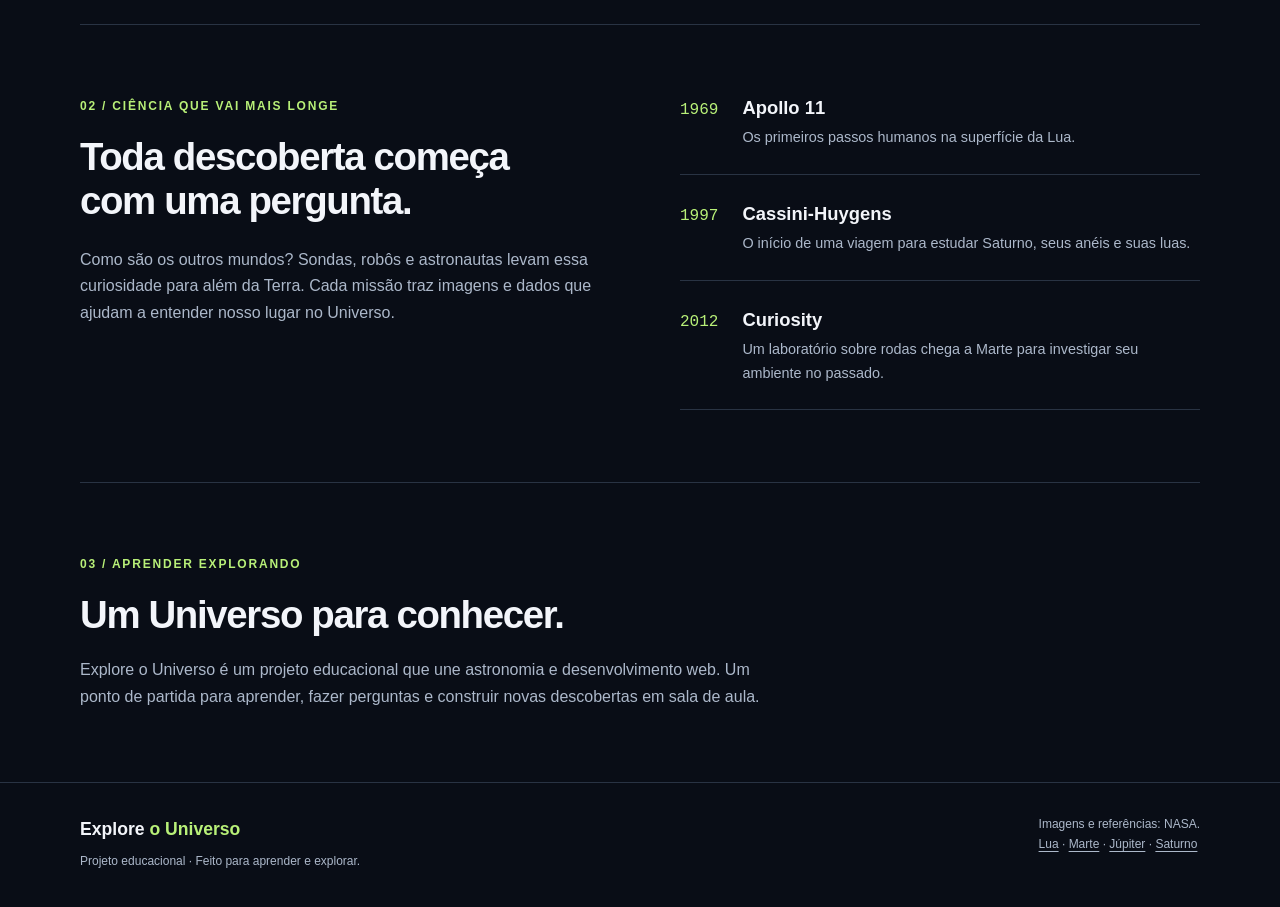
<file: versao4/index.html>
<!DOCTYPE html>
<html lang="pt-BR">

<head>
  <meta charset="UTF-8">
  <meta name="viewport" content="width=device-width, initial-scale=1.0">
  <meta name="description"
    content="Conheça a Lua, Marte, Júpiter e Saturno e descubra um pouco da história da exploração espacial.">
  <title>Explore o Universo</title>
  <link rel="stylesheet" href="css/estilos.css">
</head>

<body>
  <header class="cabecalho">
    <div class="container cabecalho-conteudo">
      <h1 class="marca"><a href="#inicio">Explore <span>o Universo</span></a></h1>

      <p class="contador-favoritos">
       ​🩷​Favoritos: <span id="quantidade-favoritos">0</span>
      </p>

      <button type="button" class="botao-menu" aria-expanded="false" aria-controls="navegacao-principal">☰ Menu</button>

      <nav aria-label="Navegação principal" id="navegacao-principal" class="navegacao-principal">

        <ul class="menu">
          <li><a href="#inicio">Início</a></li>
          <li><a href="#destinos">Destinos</a></li>
          <li><a href="#exploracao">Exploração</a></li>
          <li><a href="#sobre">Sobre</a></li>
        </ul>
      </nav>
    </div>
  </header>

  <main>
    <section class="destaque container" id="inicio" aria-labelledby="titulo-destaque">
      <div class="destaque-texto">
        <p class="etiqueta">Um convite à descoberta</p>
        <h2 id="titulo-destaque">Explore além<br>da <span>Terra.</span></h2>
        <p class="introducao">Há um Universo de descobertas lá fora. Conheça outros mundos e as missões que nos ajudam a
          ir cada vez mais longe.</p>
        <a class="botao" href="#destinos">Conheça os destinos <span aria-hidden="true">↗</span></a>
      </div>
      <figure class="destaque-imagem">
        <img src="img/lua.webp" alt="Composição mostrando a Lua em primeiro plano e a Terra ao fundo." width="1000"
          height="750">
        <figcaption>Terra e Lua <span>O começo da jornada</span></figcaption>
      </figure>
    </section>

    <section class="destinos secao container" id="destinos" aria-labelledby="titulo-destinos">
      <p class="etiqueta">01 / Conheça nossa vizinhança</p>
      <h2 id="titulo-destinos">Destinos no Universo</h2>
      <p class="descricao-secao">Quatro mundos do Sistema Solar. Quatro motivos para olhar para o céu.</p>

      <!-- Atributos aria são recursos importantes para sinalizar/avisar ferramentas/tecnologia
       de acessibilidade sobre os diferentes estados dos -->

      <div class="filtros-destinos" role="group" aria-label="filtrar destinos por categorias">
        <button data-filtro="todos" type="button" class="filtro-ativo" aria-pressed="true">Todos</button>
        <button data-filtro="satelite" type="button" aria-pressed="false">Satélite</button>
        <button data-filtro="rochoso" type="button" aria-pressed="false">Rochoso</button>
        <button data-filtro="gasoso" type="button" aria-pressed="false">Gasoso</button>

      </div>


      <div class="grade-destinos"=>
        <article class="card-destino" data-categoria="satelite">
          <img src="img/lua.webp" alt="Lua com áreas claras e escuras, em uma composição com a Terra ao fundo."
            width="760" height="570">
          <div class="card-conteudo">
            <p class="categoria">Satélite natural</p>
            <h3>Lua</h3>
            <p class="descricao-card">Nossa vizinha no espaço tem uma superfície marcada por crateras. Foi o primeiro
              mundo além da Terra visitado por seres humanos.</p>

            <div class="acoes-card">
              <button type="button" class="botao-curiosidade" aria-expanded="false" aria-controls="curiosidade-lua">
                ver curiosidades
              </button>

              <button type="button" class="botao-favorito" aria-pressed="false"> ☆Favoritar</button>
            </div>
            <p class="curiosidade" id="curiosidade-lua" hidden>A Lua leva aproximadamente 27 dias para dar uma volta ao
              redor da Terra.</p>
          </div>
        </article>

        <article class="card-destino" data-categoria="rochoso">
          <img src="img/marte.jpg" alt="Marte visto do espaço, com superfície em tons avermelhados." width="506"
            height="480">
          <div class="card-conteudo">
            <p class="categoria">Planeta rochoso</p>
            <h3>Marte</h3>
            <p class="descricao-card">O planeta vermelho abriga vulcões e grandes cânions. Robôs exploram seu solo em
              busca de pistas sobre o passado do planeta.</p>
            <div class="acoes-card">

              <button type="button" class="botao-curiosidade" aria_expanded="false" aria-controls="curiosidade lua">
                Ver curiosidades

              </button>
              <!--Atributos ARIA-* Recurusos importantes para sinalizar/avisar ferramentas/tecnologias de acessibilidade sobre diferentes estados dos elementos da página -->
              <button type="button" class="botao-favorito" aria-pressed="false" aria-controls="curiosidade lua">
                ☆Favoritar

              </button>

              <p class="curiosidade" hidden>
                Um dia em marte dura cerca de 24 horas e 30 minutos
              </p>


            </div>
          </div>
        </article>

        <article class="card-destino" data-categoria="gasoso">
          <img src="img/jupiter.jpg" alt="Júpiter com faixas de nuvens e uma grande tempestade oval." width="750"
            height="750">
          <div class="card-conteudo">
            <p class="categoria">Gigante gasoso</p>
            <h3>Júpiter</h3>
            <p class="descricao-card">O maior planeta do Sistema Solar possui faixas de nuvens e enormes tempestades,
              como a famosa Grande Mancha Vermelha.</p>
            <div class="acoes-card">

              <button type="button" class="botao-curiosidade" aria_expanded="false" aria-controls="curiosidade lua">
                Ver curiosidades

              </button>
              <!--Atributos ARIA-* Recurusos importantes para sinalizar/avisar ferramentas/tecnologias de acessibilidade sobre diferentes estados dos elementos da página -->
              <button type="button" class="botao-favorito" aria-pressed="false" aria-controls="curiosidade lua">
                ☆Favoritar

              </button>

              <p class="curiosidade" hidden>
                Júpiter leva cerca de 12 anos terrestres para completar uma volta ao redor do sol

              </p>


            </div>
          </div>
        </article>

        <article class="card-destino" data-categoria="gasoso">
          <img src="img/saturno.jpg" alt="Saturno envolvido por seus amplos anéis, contra o fundo escuro do espaço."
            width="960" height="320">
          <div class="card-conteudo">
            <p class="categoria">Gigante gasoso</p>
            <h3>Saturno</h3>
            <p class="descricao-card">Seus anéis são formados por incontáveis fragmentos de gelo e rocha. Esse gigante
              tem luas que também despertam nossa curiosidade.</p>

            <div class="acoes-card">

              <button type="button" class="botao-curiosidade" aria_expanded="false" aria-controls="curiosidade lua">
                Ver curiosidades

              </button>
              <!--Atributos ARIA-* Recurusos importantes para sinalizar/avisar ferramentas/tecnologias de acessibilidade sobre diferentes estados dos elementos da página -->
              <button type="button" class="botao-favorito" aria-pressed="false" aria-controls="curiosidade lua">
                ☆Favoritar

              </button>

              <p class="curiosidade" hidden>
                Saturno leva aproximadamente 29 anos terrestres para completar uma volta ao redor do sol
              </p>


            </div>

          </div>
        </article>
      </div>
      <p class="nota">Imagens ilustrativas dos destinos, sem escala de tamanho ou distância entre eles.</p>
    </section>

    <section class="exploracao secao container" id="exploracao" aria-labelledby="titulo-exploracao">
      <div>
        <p class="etiqueta">02 / Ciência que vai mais longe</p>
        <h2 id="titulo-exploracao">Toda descoberta começa com uma pergunta.</h2>
        <p>Como são os outros mundos? Sondas, robôs e astronautas levam essa curiosidade para além da Terra. Cada missão
          traz imagens e dados que ajudam a entender nosso lugar no Universo.</p>
      </div>
      <ol class="missoes" aria-label="Marcos da exploração espacial">
        <li><span class="ano">1969</span>
          <div>
            <h3>Apollo 11</h3>
            <p>Os primeiros passos humanos na superfície da Lua.</p>
          </div>
        </li>
        <li><span class="ano">1997</span>
          <div>
            <h3>Cassini-Huygens</h3>
            <p>O início de uma viagem para estudar Saturno, seus anéis e suas luas.</p>
          </div>
        </li>
        <li><span class="ano">2012</span>
          <div>
            <h3>Curiosity</h3>
            <p>Um laboratório sobre rodas chega a Marte para investigar seu ambiente no passado.</p>
          </div>
        </li>
      </ol>
    </section>

    <section class="sobre secao container" id="sobre" aria-labelledby="titulo-sobre">
      <p class="etiqueta">03 / Aprender explorando</p>
      <h2 id="titulo-sobre">Um Universo para conhecer.</h2>
      <p>Explore o Universo é um projeto educacional que une astronomia e desenvolvimento web. Um ponto de partida para
        aprender, fazer perguntas e construir novas descobertas em sala de aula.</p>
    </section>
  </main>

  <footer class="rodape">
    <div class="container rodape-conteudo">
      <div>
        <p class="marca">Explore <span>o Universo</span></p>
        <p class="texto-rodape">Projeto educacional · Feito para aprender e explorar.</p>
      </div>
      <p class="creditos">Imagens e referências: NASA.<br>
        <a href="https://science.nasa.gov/moon/">Lua</a> ·
        <a href="https://science.nasa.gov/mars/">Marte</a> ·
        <a href="https://science.nasa.gov/jupiter/">Júpiter</a> ·
        <a href="https://science.nasa.gov/saturn/">Saturno</a>
      </p>
    </div>
  </footer>
  <script src="js/script.js"></script>


</body>

</html>
</file>
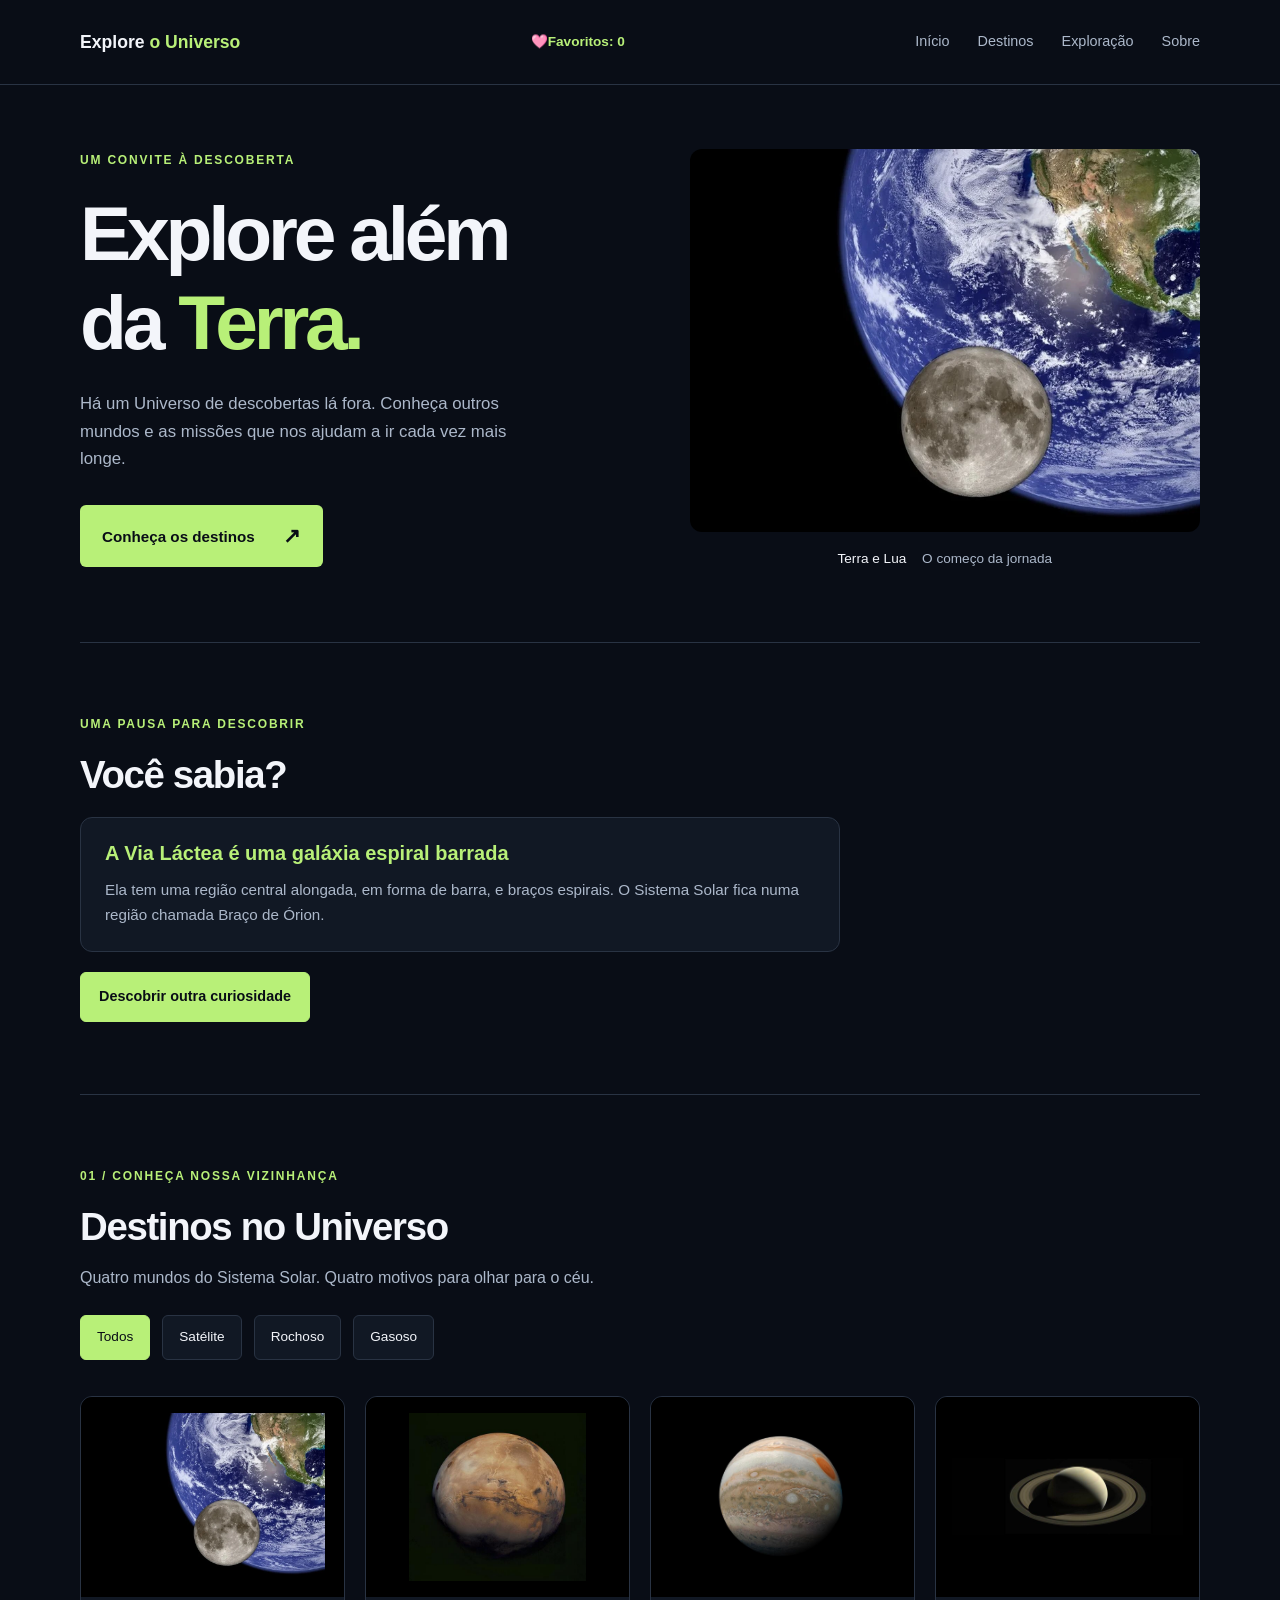
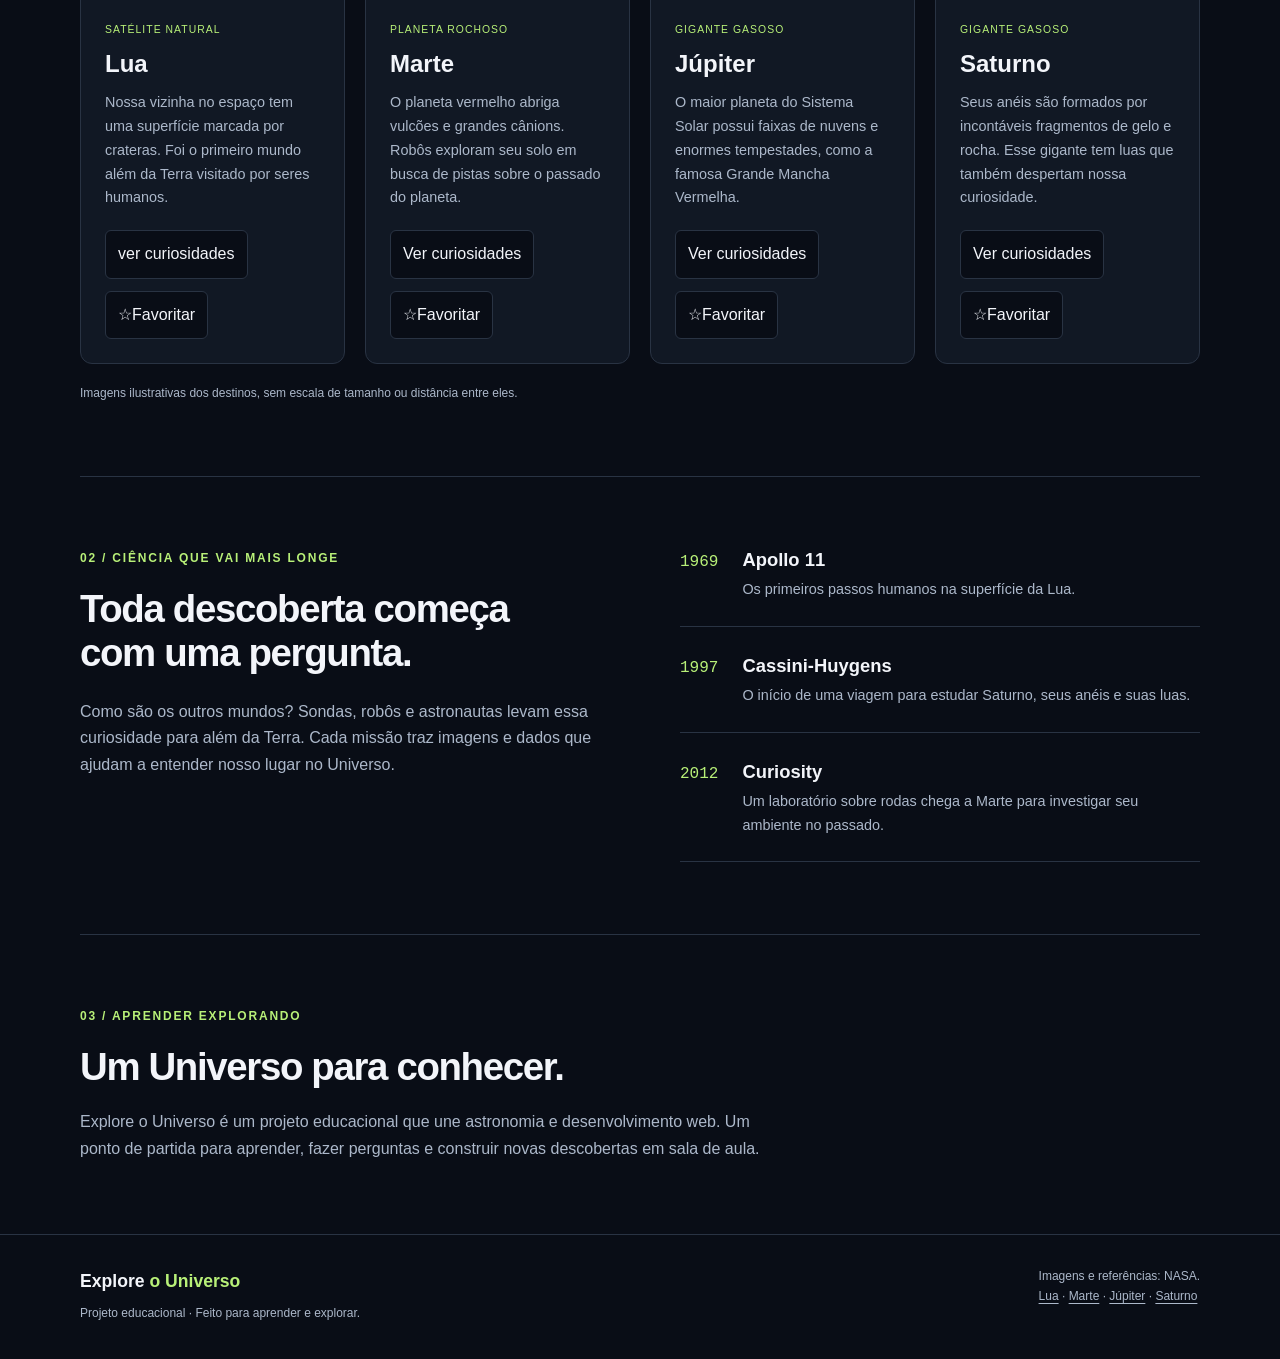
<file: versao5/index.html>
<!DOCTYPE html>
<html lang="pt-BR">

<head>
  <meta charset="UTF-8">
  <meta name="viewport" content="width=device-width, initial-scale=1.0">
  <meta name="description"
    content="Conheça a Lua, Marte, Júpiter e Saturno e descubra um pouco da história da exploração espacial.">
  <title>Explore o Universo</title>
  <link rel="stylesheet" href="css/estilos.css">
</head>

<body>
  <header class="cabecalho">
    <div class="container cabecalho-conteudo">
      <h1 class="marca"><a href="#inicio">Explore <span>o Universo</span></a></h1>

      <p class="contador-favoritos">
       ​🩷​Favoritos: <span id="quantidade-favoritos">0</span>
      </p>

      <button type="button" class="botao-menu" aria-expanded="false" aria-controls="navegacao-principal">☰ Menu</button>

      <nav aria-label="Navegação principal" id="navegacao-principal" class="navegacao-principal">

        <ul class="menu">
          <li><a href="#inicio">Início</a></li>
          <li><a href="#destinos">Destinos</a></li>
          <li><a href="#exploracao">Exploração</a></li>
          <li><a href="#sobre">Sobre</a></li>
        </ul>
      </nav>
    </div>
  </header>

  <main>
    <section class="destaque container" id="inicio" aria-labelledby="titulo-destaque">
      <div class="destaque-texto">
        <p class="etiqueta">Um convite à descoberta</p>
        <h2 id="titulo-destaque">Explore além<br>da <span>Terra.</span></h2>
        <p class="introducao">Há um Universo de descobertas lá fora. Conheça outros mundos e as missões que nos ajudam a
          ir cada vez mais longe.</p>
        <a class="botao" href="#destinos">Conheça os destinos <span aria-hidden="true">↗</span></a>
      </div>
      <figure class="destaque-imagem">
        <img src="img/lua.webp" alt="Composição mostrando a Lua em primeiro plano e a Terra ao fundo." width="1000"
          height="750">
        <figcaption>Terra e Lua <span>O começo da jornada</span></figcaption>
      </figure>
    </section>

    <section class="curiosidade-universo secao container" aria-labelledby="titulo-secao-curiosidade">

      <p class="etiqueta">Uma pausa para descobrir</p>
      <h2 id="titulo-secao-curiosidade">Você sabia?</h2>

      <div class="painel-curiosidade">
        <h3 id="titulo-curiosidade-aleatoria"></h3>
        <p id="explicacao-curiosidade-aleatoria"></p>
      </div>

      <button type="button" class="botao-curiosidade-aleatoria">
        Descobrir outra curiosidade
      </button>
    </section>

    <section class="destinos secao container" id="destinos" aria-labelledby="titulo-destinos">
      <p class="etiqueta">01 / Conheça nossa vizinhança</p>
      <h2 id="titulo-destinos">Destinos no Universo</h2>
      <p class="descricao-secao">Quatro mundos do Sistema Solar. Quatro motivos para olhar para o céu.</p>

      <!-- Atributos aria são recursos importantes para sinalizar/avisar ferramentas/tecnologia
       de acessibilidade sobre os diferentes estados dos -->

      <div class="filtros-destinos" role="group" aria-label="filtrar destinos por categorias">
        <button data-filtro="todos" type="button" class="filtro-ativo" aria-pressed="true">Todos</button>
        <button data-filtro="satelite" type="button" aria-pressed="false">Satélite</button>
        <button data-filtro="rochoso" type="button" aria-pressed="false">Rochoso</button>
        <button data-filtro="gasoso" type="button" aria-pressed="false">Gasoso</button>

      </div>


      <div class="grade-destinos"=>
        <article class="card-destino" data-categoria="satelite">
          <img src="img/lua.webp" alt="Lua com áreas claras e escuras, em uma composição com a Terra ao fundo."
            width="760" height="570">
          <div class="card-conteudo">
            <p class="categoria">Satélite natural</p>
            <h3>Lua</h3>
            <p class="descricao-card">Nossa vizinha no espaço tem uma superfície marcada por crateras. Foi o primeiro
              mundo além da Terra visitado por seres humanos.</p>

            <div class="acoes-card">
              <button type="button" class="botao-curiosidade" aria-expanded="false" aria-controls="curiosidade-lua">
                ver curiosidades
              </button>

              <button type="button" class="botao-favorito" aria-pressed="false"> ☆Favoritar</button>
            </div>
            <p class="curiosidade" id="curiosidade-lua" hidden>A Lua leva aproximadamente 27 dias para dar uma volta ao
              redor da Terra.</p>
          </div>
        </article>

        <article class="card-destino" data-categoria="rochoso">
          <img src="img/marte.jpg" alt="Marte visto do espaço, com superfície em tons avermelhados." width="506"
            height="480">
          <div class="card-conteudo">
            <p class="categoria">Planeta rochoso</p>
            <h3>Marte</h3>
            <p class="descricao-card">O planeta vermelho abriga vulcões e grandes cânions. Robôs exploram seu solo em
              busca de pistas sobre o passado do planeta.</p>
            <div class="acoes-card">

              <button type="button" class="botao-curiosidade" aria_expanded="false" aria-controls="curiosidade lua">
                Ver curiosidades

              </button>
              <!--Atributos ARIA-* Recurusos importantes para sinalizar/avisar ferramentas/tecnologias de acessibilidade sobre diferentes estados dos elementos da página -->
              <button type="button" class="botao-favorito" aria-pressed="false" aria-controls="curiosidade lua">
                ☆Favoritar

              </button>

              <p class="curiosidade" hidden>
                Um dia em marte dura cerca de 24 horas e 30 minutos
              </p>


            </div>
          </div>
        </article>

        <article class="card-destino" data-categoria="gasoso">
          <img src="img/jupiter.jpg" alt="Júpiter com faixas de nuvens e uma grande tempestade oval." width="750"
            height="750">
          <div class="card-conteudo">
            <p class="categoria">Gigante gasoso</p>
            <h3>Júpiter</h3>
            <p class="descricao-card">O maior planeta do Sistema Solar possui faixas de nuvens e enormes tempestades,
              como a famosa Grande Mancha Vermelha.</p>
            <div class="acoes-card">

              <button type="button" class="botao-curiosidade" aria_expanded="false" aria-controls="curiosidade lua">
                Ver curiosidades

              </button>
              <!--Atributos ARIA-* Recurusos importantes para sinalizar/avisar ferramentas/tecnologias de acessibilidade sobre diferentes estados dos elementos da página -->
              <button type="button" class="botao-favorito" aria-pressed="false" aria-controls="curiosidade lua">
                ☆Favoritar

              </button>

              <p class="curiosidade" hidden>
                Júpiter leva cerca de 12 anos terrestres para completar uma volta ao redor do sol

              </p>


            </div>
          </div>
        </article>

        <article class="card-destino" data-categoria="gasoso">
          <img src="img/saturno.jpg" alt="Saturno envolvido por seus amplos anéis, contra o fundo escuro do espaço."
            width="960" height="320">
          <div class="card-conteudo">
            <p class="categoria">Gigante gasoso</p>
            <h3>Saturno</h3>
            <p class="descricao-card">Seus anéis são formados por incontáveis fragmentos de gelo e rocha. Esse gigante
              tem luas que também despertam nossa curiosidade.</p>

            <div class="acoes-card">

              <button type="button" class="botao-curiosidade" aria_expanded="false" aria-controls="curiosidade lua">
                Ver curiosidades

              </button>
              <!--Atributos ARIA-* Recurusos importantes para sinalizar/avisar ferramentas/tecnologias de acessibilidade sobre diferentes estados dos elementos da página -->
              <button type="button" class="botao-favorito" aria-pressed="false" aria-controls="curiosidade lua">
                ☆Favoritar

              </button>

              <p class="curiosidade" hidden>
                Saturno leva aproximadamente 29 anos terrestres para completar uma volta ao redor do sol
              </p>


            </div>

          </div>
        </article>
      </div>
      <p class="nota">Imagens ilustrativas dos destinos, sem escala de tamanho ou distância entre eles.</p>
    </section>

    <section class="exploracao secao container" id="exploracao" aria-labelledby="titulo-exploracao">
      <div>
        <p class="etiqueta">02 / Ciência que vai mais longe</p>
        <h2 id="titulo-exploracao">Toda descoberta começa com uma pergunta.</h2>
        <p>Como são os outros mundos? Sondas, robôs e astronautas levam essa curiosidade para além da Terra. Cada missão
          traz imagens e dados que ajudam a entender nosso lugar no Universo.</p>
      </div>
      <ol class="missoes" aria-label="Marcos da exploração espacial">
        <li><span class="ano">1969</span>
          <div>
            <h3>Apollo 11</h3>
            <p>Os primeiros passos humanos na superfície da Lua.</p>
          </div>
        </li>
        <li><span class="ano">1997</span>
          <div>
            <h3>Cassini-Huygens</h3>
            <p>O início de uma viagem para estudar Saturno, seus anéis e suas luas.</p>
          </div>
        </li>
        <li><span class="ano">2012</span>
          <div>
            <h3>Curiosity</h3>
            <p>Um laboratório sobre rodas chega a Marte para investigar seu ambiente no passado.</p>
          </div>
        </li>
      </ol>
    </section>

    <section class="sobre secao container" id="sobre" aria-labelledby="titulo-sobre">
      <p class="etiqueta">03 / Aprender explorando</p>
      <h2 id="titulo-sobre">Um Universo para conhecer.</h2>
      <p>Explore o Universo é um projeto educacional que une astronomia e desenvolvimento web. Um ponto de partida para
        aprender, fazer perguntas e construir novas descobertas em sala de aula.</p>
    </section>
  </main>

  <footer class="rodape">
    <div class="container rodape-conteudo">
      <div>
        <p class="marca">Explore <span>o Universo</span></p>
        <p class="texto-rodape">Projeto educacional · Feito para aprender e explorar.</p>
      </div>
      <p class="creditos">Imagens e referências: NASA.<br>
        <a href="https://science.nasa.gov/moon/">Lua</a> ·
        <a href="https://science.nasa.gov/mars/">Marte</a> ·
        <a href="https://science.nasa.gov/jupiter/">Júpiter</a> ·
        <a href="https://science.nasa.gov/saturn/">Saturno</a>
      </p>
    </div>
  </footer>
  <script src="js/script.js"></script>


</body>

</html>
</file>
<file: versao0/css/estilos.css>
/* Mobile First: estilos-base para telas pequenas. */
:root {
  --fundo: #090d16;
  --superficie: #111824;
  --texto: #f3f5fa;
  --texto-suave: #acb8ca;
  --destaque: #b8f078;
  --borda: #293343;
}

html {
  scroll-behavior: smooth;
}

* {
  box-sizing: border-box;
}

body {
  margin: 0;
  background: var(--fundo);
  color: var(--texto);
  font-family: Arial, Helvetica, sans-serif;
  line-height: 1.65;
}

a {
  color: inherit;
}
img {
  display: block;
  max-width: 100%;
  height: auto;
}
h1,
h2,
h3,
p,
figure {
  margin: 0;
}
h1,
h2,
h3 {
  line-height: 1.15;
}
p {
  color: var(--texto-suave);
}
section {
  scroll-margin-top: 120px;
}

.container {
  width: min(1120px, 90%);
  margin-inline: auto;
}
.secao {
  padding-block: 48px;
}
.etiqueta {
  margin-bottom: 18px;
  color: var(--destaque);
  font-size: 0.75rem;
  font-weight: 700;
  letter-spacing: 0.15em;
  text-transform: uppercase;
}
h2 {
  font-size: clamp(1.8rem, 3vw, 2.6rem);
  letter-spacing: -0.035em;
}
.descricao-secao {
  margin-top: 16px;
}

/* Navegação: os links continuam visíveis e quebram de linha no celular. */
.cabecalho {
  position: sticky;
  top: 0;
  z-index: 10;
  border-bottom: 1px solid var(--borda);
  background: var(--fundo);
}
.cabecalho-conteudo {
  display: flex;
  justify-content: space-between;
  align-items: center;
  flex-wrap: wrap;
  gap: 12px;
  padding-block: 20px;
}
.marca {
  color: var(--texto);
  font-size: 1.1rem;
  font-weight: 700;
  text-decoration: none;
}
.marca a {
  text-decoration: none;
}
.marca span {
  color: var(--destaque);
}
.menu {
  display: flex;
  flex-wrap: wrap;
  gap: 8px 20px;
  margin: 0;
  padding: 0;
  list-style: none;
}
.menu a {
  display: inline-block;
  padding-block: 6px;
  color: var(--texto-suave);
  font-size: 0.9rem;
  text-decoration: none;
}
.menu a:hover,
.creditos a:hover {
  color: var(--destaque);
}
a:focus-visible {
  outline: 3px solid var(--destaque);
  outline-offset: 5px;
  border-radius: 3px;
}
/* Destaque: a mesma imagem local da Lua também aparece no primeiro card. */
.destaque {
  display: flex;
  flex-direction: column;
  gap: 36px;
  padding-block: 48px;
}
.destaque h2 {
  font-size: clamp(3rem, 6vw, 5.1rem);
  letter-spacing: -0.055em;
}
.destaque h2 span {
  color: var(--destaque);
}
.introducao {
  max-width: 440px;
  margin-top: 24px;
  font-size: 1.05rem;
}
.botao {
  display: inline-flex;
  align-items: center;
  gap: 28px;
  margin-top: 32px;
  padding: 14px 22px;
  border-radius: 6px;
  background: var(--destaque);
  color: var(--fundo);
  font-size: 0.95rem;
  font-weight: 700;
  text-decoration: none;
}
.botao:hover {
  background: #d0ffa0;
}
.botao span {
  font-size: 1.3rem;
}
.destaque-imagem {
  width: 85%;
  max-width: 340px;
  margin-inline: auto;
}
.destaque-imagem img {
  width: 100%;
  border-radius: 12px;
}
.destaque-imagem figcaption {
  margin-top: 16px;
  text-align: center;
  font-size: 0.85rem;
}
.destaque-imagem figcaption span {
  margin-left: 12px;
  color: var(--texto-suave);
}

/* Cards estáticos: uma estrutura igual para os quatro destinos. */
.destinos {
  border-top: 1px solid var(--borda);
}
.grade-destinos {
  display: flex;
  flex-wrap: wrap;
  gap: 20px;
  margin-top: 36px;
}
.card-destino {
  flex: 0 1 100%;
  min-width: 0;
  overflow: hidden;
  border: 1px solid var(--borda);
  border-radius: 12px;
  background: var(--superficie);
}
.card-destino > img {
  width: 100%;
  height: 240px;
  padding: 16px;
  object-fit: contain;
  background: #000;
}
.card-conteudo {
  padding: 24px;
}
.categoria {
  margin-bottom: 12px;
  color: var(--destaque);
  font-size: 0.65rem;
  letter-spacing: 0.1em;
  text-transform: uppercase;
}
.card-conteudo h3 {
  margin-bottom: 14px;
  font-size: 1.5rem;
}
.descricao-card {
  font-size: 0.9rem;
}
.nota {
  margin-top: 20px;
  font-size: 0.75rem;
}

/* Conteúdo introdutório e marcos das missões. */
.exploracao {
  display: flex;
  flex-direction: column;
  gap: 36px;
  border-top: 1px solid var(--borda);
}
.exploracao h2 {
  max-width: 450px;
  margin-bottom: 24px;
}
.missoes {
  display: flex;
  flex-direction: column;
  gap: 28px;
  margin: 0;
  padding: 0;
  list-style: none;
}
.missoes li {
  display: flex;
  align-items: baseline;
  gap: 24px;
  border-bottom: 1px solid var(--borda);
  padding-bottom: 24px;
}
.ano {
  color: var(--destaque);
  font-family: monospace;
  font-size: 1rem;
}
.missoes h3 {
  margin-bottom: 8px;
  font-size: 1.15rem;
}
.missoes p {
  font-size: 0.9rem;
}
.sobre {
  border-top: 1px solid var(--borda);
}
.sobre > p:last-child {
  max-width: 710px;
  margin-top: 20px;
}
.rodape {
  border-top: 1px solid var(--borda);
  padding-block: 32px;
}
.rodape-conteudo {
  display: flex;
  justify-content: space-between;
  flex-wrap: wrap;
  gap: 24px;
}
.texto-rodape,
.creditos {
  font-size: 0.75rem;
}
.rodape .marca {
  margin-bottom: 8px;
}
.creditos a {
  text-underline-offset: 3px;
}

/* Tablet: duas colunas, descontando o espaço entre os cards. */
@media (min-width: 600px) {
  .cabecalho-conteudo {
    gap: 20px;
    padding-block: 24px;
  }
  .menu {
    gap: 12px 28px;
  }
  .secao {
    padding-block: 72px;
  }
  .destaque {
    flex-direction: row;
    align-items: center;
    gap: 24px;
    padding-block: 64px 72px;
  }
  .destaque-texto {
    flex: 1.1;
    min-width: 0;
  }
  .destaque-imagem {
    flex: 1;
    min-width: 0;
    width: auto;
    max-width: none;
    margin-inline: 0;
  }
  .card-destino {
    flex-basis: calc((100% - 20px) / 2);
  }
  .card-destino > img {
    height: 200px;
  }
  .exploracao {
    flex-direction: row;
  }
  .exploracao > div,
  .exploracao > .missoes {
    flex: 1;
    min-width: 0;
  }
}

/* Computador: quatro cards por linha e mais espaço entre os blocos. */
@media (min-width: 951px) {
  .card-destino {
    flex-basis: calc((100% - 60px) / 4);
  }
  .destaque {
    gap: 48px;
  }
  .exploracao {
    gap: 80px;
  }
}


/* Acessibilidade: respeita a preferência do usuário por menos movimento. */
@media (prefers-reduced-motion: reduce) {
  html {
    scroll-behavior: auto;
  }
}
</file>
<file: versao1/css/estilos.css>
/* Mobile First: estilos-base para telas pequenas. */
:root {
  --fundo: #090d16;
  --superficie: #111824;
  --texto: #f3f5fa;
  --texto-suave: #acb8ca;
  --destaque: #b8f078;
  --borda: #293343;
}

html {
  scroll-behavior: smooth;
}

* {
  box-sizing: border-box;
}

body {
  margin: 0;
  background: var(--fundo);
  color: var(--texto);
  font-family: Arial, Helvetica, sans-serif;
  line-height: 1.65;
}

a {
  color: inherit;
}
img {
  display: block;
  max-width: 100%;
  height: auto;
}
h1,
h2,
h3,
p,
figure {
  margin: 0;
}
h1,
h2,
h3 {
  line-height: 1.15;
}
p {
  color: var(--texto-suave);
}
section {
  scroll-margin-top: 120px;
}

.container {
  width: min(1120px, 90%);
  margin-inline: auto;
}
.secao {
  padding-block: 48px;
}
.etiqueta {
  margin-bottom: 18px;
  color: var(--destaque);
  font-size: 0.75rem;
  font-weight: 700;
  letter-spacing: 0.15em;
  text-transform: uppercase;
}
h2 {
  font-size: clamp(1.8rem, 3vw, 2.6rem);
  letter-spacing: -0.035em;
}
.descricao-secao {
  margin-top: 16px;
}

/* Navegação: os links continuam visíveis e quebram de linha no celular. */
.cabecalho {
  position: sticky;
  top: 0;
  z-index: 10;
  border-bottom: 1px solid var(--borda);
  background: var(--fundo);
}
.cabecalho-conteudo {
  display: flex;
  justify-content: space-between;
  align-items: center;
  flex-wrap: wrap;
  gap: 12px;
  padding-block: 20px;
}
.marca {
  color: var(--texto);
  font-size: 1.1rem;
  font-weight: 700;
  text-decoration: none;
}
.marca a {
  text-decoration: none;
}
.marca span {
  color: var(--destaque);
}
.menu {
  display: flex;
  flex-wrap: wrap;
  gap: 8px 20px;
  margin: 0;
  padding: 0;
  list-style: none;
}
.menu a {
  display: inline-block;
  padding-block: 6px;
  color: var(--texto-suave);
  font-size: 0.9rem;
  text-decoration: none;
}
.menu a:hover,
.creditos a:hover {
  color: var(--destaque);
}
a:focus-visible, button:focus-visible {
  outline: 3px solid var(--destaque);
  outline-offset: 5px;
  border-radius: 3px;
}




/* Destaque: a mesma imagem local da Lua também aparece no primeiro card. */
.destaque {
  display: flex;
  flex-direction: column;
  gap: 36px;
  padding-block: 48px;
}
.destaque h2 {
  font-size: clamp(3rem, 6vw, 5.1rem);
  letter-spacing: -0.055em;
}
.destaque h2 span {
  color: var(--destaque);
}
.introducao {
  max-width: 440px;
  margin-top: 24px;
  font-size: 1.05rem;
}
.botao {
  display: inline-flex;
  align-items: center;
  gap: 28px;
  margin-top: 32px;
  padding: 14px 22px;
  border-radius: 6px;
  background: var(--destaque);
  color: var(--fundo);
  font-size: 0.95rem;
  font-weight: 700;
  text-decoration: none;
}
.botao:hover {
  background: #d0ffa0;
}
.botao span {
  font-size: 1.3rem;
}
.destaque-imagem {
  width: 85%;
  max-width: 340px;
  margin-inline: auto;
}
.destaque-imagem img {
  width: 100%;
  border-radius: 12px;
}
.destaque-imagem figcaption {
  margin-top: 16px;
  text-align: center;
  font-size: 0.85rem;
}
.destaque-imagem figcaption span {
  margin-left: 12px;
  color: var(--texto-suave);
}

/* Cards estáticos: uma estrutura igual para os quatro destinos. */
.destinos {
  border-top: 1px solid var(--borda);
}
.grade-destinos {
  display: flex;
  flex-wrap: wrap;
  gap: 20px;
  margin-top: 36px;
}
.card-destino {
  flex: 0 1 100%;
  min-width: 0;
  overflow: hidden;
  border: 1px solid var(--borda);
  border-radius: 12px;
  background: var(--superficie);
}
.card-destino > img {
  width: 100%;
  height: 240px;
  padding: 16px;
  object-fit: contain;
  background: #000;
}
.card-conteudo {
  padding: 24px;
}
.categoria {
  margin-bottom: 12px;
  color: var(--destaque);
  font-size: 0.65rem;
  letter-spacing: 0.1em;
  text-transform: uppercase;
}
.card-conteudo h3 {
  margin-bottom: 14px;
  font-size: 1.5rem;
}

.descricao-card, .curiosidade {
  font-size: 0.9rem;
}

.acoes-card {
  display: flex;
  flex-wrap: wrap;
  gap: 12px;
  margin-top: 20px;
}

.acoes-card button {
  padding: 10px 12px;
  min-height: 44px;
  border: solid 1px var(--borda);
  border-radius: 6px;
  background: var(--fundo);
  color: var(--texto);
  font-size: 0.85rem;
  cursor: pointer;
  font: inherit;
}

.acoes-card button:hover {
  background: var(--borda);
}

.curiosidade {
  margin-top: 20px;
  padding-top: 20px;
  border-top: 1px solid var(--borda);
}

.card-destino.favoritado {
  border-color: var(--destaque);
}

.favoritado .botao-favorito {
  border-color: var(--destaque);
  background: var(--fundo);
  color: var(--destaque);
}

.nota {
  margin-top: 20px;
  font-size: 0.75rem;
}

/* Conteúdo introdutório e marcos das missões. */
.exploracao {
  display: flex;
  flex-direction: column;
  gap: 36px;
  border-top: 1px solid var(--borda);
}
.exploracao h2 {
  max-width: 450px;
  margin-bottom: 24px;
}
.missoes {
  display: flex;
  flex-direction: column;
  gap: 28px;
  margin: 0;
  padding: 0;
  list-style: none;
}
.missoes li {
  display: flex;
  align-items: baseline;
  gap: 24px;
  border-bottom: 1px solid var(--borda);
  padding-bottom: 24px;
}
.ano {
  color: var(--destaque);
  font-family: monospace;
  font-size: 1rem;
}
.missoes h3 {
  margin-bottom: 8px;
  font-size: 1.15rem;
}
.missoes p {
  font-size: 0.9rem;
}
.sobre {
  border-top: 1px solid var(--borda);
}
.sobre > p:last-child {
  max-width: 710px;
  margin-top: 20px;
}
.rodape {
  border-top: 1px solid var(--borda);
  padding-block: 32px;
}
.rodape-conteudo {
  display: flex;
  justify-content: space-between;
  flex-wrap: wrap;
  gap: 24px;
}
.texto-rodape,
.creditos {
  font-size: 0.75rem;
}
.rodape .marca {
  margin-bottom: 8px;
}
.creditos a {
  text-underline-offset: 3px;
}

/* Tablet: duas colunas, descontando o espaço entre os cards. */
@media (min-width: 600px) {
  .cabecalho-conteudo {
    gap: 20px;
    padding-block: 24px;
  }
  .menu {
    gap: 12px 28px;
  }
  .secao {
    padding-block: 72px;
  }
  .destaque {
    flex-direction: row;
    align-items: center;
    gap: 24px;
    padding-block: 64px 72px;
  }
  .destaque-texto {
    flex: 1.1;
    min-width: 0;
  }
  .destaque-imagem {
    flex: 1;
    min-width: 0;
    width: auto;
    max-width: none;
    margin-inline: 0;
  }
  .card-destino {
    flex-basis: calc((100% - 20px) / 2);
  }
  .card-destino > img {
    height: 200px;
  }
  .exploracao {
    flex-direction: row;
  }
  .exploracao > div,
  .exploracao > .missoes {
    flex: 1;
    min-width: 0;
  }
}

/* Computador: quatro cards por linha e mais espaço entre os blocos. */
@media (min-width: 951px) {
  .card-destino {
    flex-basis: calc((100% - 60px) / 4);
  }
  .destaque {
    gap: 48px;
  }
  .exploracao {
    gap: 80px;
  }
}


/* Acessibilidade: respeita a preferência do usuário por menos movimento. */
@media (prefers-reduced-motion: reduce) {
  html {
    scroll-behavior: auto;
  }
}
</file>
<file: versao2/css/estilos.css>
/* Mobile First: estilos-base para telas pequenas. */
:root {
  --fundo: #090d16;
  --superficie: #111824;
  --texto: #f3f5fa;
  --texto-suave: #acb8ca;
  --destaque: #b8f078;
  --borda: #293343;
}

html {
  scroll-behavior: smooth;
}

* {
  box-sizing: border-box;
}

body {
  margin: 0;
  background: var(--fundo);
  color: var(--texto);
  font-family: Arial, Helvetica, sans-serif;
  line-height: 1.65;
}

a {
  color: inherit;
}
img {
  display: block;
  max-width: 100%;
  height: auto;
}
h1,
h2,
h3,
p,
figure {
  margin: 0;
}
h1,
h2,
h3 {
  line-height: 1.15;
}
p {
  color: var(--texto-suave);
}
section {
  scroll-margin-top: 120px;
}

.container {
  width: min(1120px, 90%);
  margin-inline: auto;
}
.secao {
  padding-block: 48px;
}
.etiqueta {
  margin-bottom: 18px;
  color: var(--destaque);
  font-size: 0.75rem;
  font-weight: 700;
  letter-spacing: 0.15em;
  text-transform: uppercase;
}
h2 {
  font-size: clamp(1.8rem, 3vw, 2.6rem);
  letter-spacing: -0.035em;
}
.descricao-secao {
  margin-top: 16px;
}

/* Navegação: os links continuam visíveis e quebram de linha no celular. */
.cabecalho {
  position: sticky;
  top: 0;
  z-index: 10;
  border-bottom: 1px solid var(--borda);
  background: var(--fundo);
}
.cabecalho-conteudo {
  display: flex;
  justify-content: space-between;
  align-items: center;
  flex-wrap: wrap;
  gap: 12px;
  padding-block: 20px;
}
.marca {
  color: var(--texto);
  font-size: 1.1rem;
  font-weight: 700;
  text-decoration: none;
}
.marca a {
  text-decoration: none;
}
.marca span {
  color: var(--destaque);
}
.menu {
  display: flex;
  flex-wrap: wrap;
  gap: 8px 20px;
  margin: 0;
  padding: 0;
  list-style: none;
}
.menu a {
  display: inline-block;
  padding-block: 6px;
  color: var(--texto-suave);
  font-size: 0.9rem;
  text-decoration: none;
}
.menu a:hover,
.creditos a:hover {
  color: var(--destaque);
}
a:focus-visible, button:focus-visible {
  outline: 3px solid var(--destaque);
  outline-offset: 5px;
  border-radius: 3px;
}




/* Destaque: a mesma imagem local da Lua também aparece no primeiro card. */
.destaque {
  display: flex;
  flex-direction: column;
  gap: 36px;
  padding-block: 48px;
}
.destaque h2 {
  font-size: clamp(3rem, 6vw, 5.1rem);
  letter-spacing: -0.055em;
}
.destaque h2 span {
  color: var(--destaque);
}
.introducao {
  max-width: 440px;
  margin-top: 24px;
  font-size: 1.05rem;
}
.botao {
  display: inline-flex;
  align-items: center;
  gap: 28px;
  margin-top: 32px;
  padding: 14px 22px;
  border-radius: 6px;
  background: var(--destaque);
  color: var(--fundo);
  font-size: 0.95rem;
  font-weight: 700;
  text-decoration: none;
}
.botao:hover {
  background: #d0ffa0;
}
.botao span {
  font-size: 1.3rem;
}
.destaque-imagem {
  width: 85%;
  max-width: 340px;
  margin-inline: auto;
}
.destaque-imagem img {
  width: 100%;
  border-radius: 12px;
}
.destaque-imagem figcaption {
  margin-top: 16px;
  text-align: center;
  font-size: 0.85rem;
}
.destaque-imagem figcaption span {
  margin-left: 12px;
  color: var(--texto-suave);
}

/* Cards estáticos: uma estrutura igual para os quatro destinos. */
.destinos {
  border-top: 1px solid var(--borda);
}

.filtros-destinos {
  display: flex;
  flex-wrap: wrap;
  gap: 12px;
  margin-top: 24px;
}

.filtros-destinos button {
  padding: 10px 16px;
  min-height: 44px;
  border: 1px solid var(--borda);
  border-radius: 6px;
  background: var(--superficie);
  color: var(--texto);
  font: inherit;
  font-size: 0.85rem;
  cursor: pointer;
}

.filtros-destinos button:hover {
  border-color: var(--destaque);
}

.filtros-destinos .filtro-ativo {
  border-color: var(--destaque);
  background: var(--destaque);
  color: var(--fundo);
}

.grade-destinos {
  display: flex;
  flex-wrap: wrap;
  gap: 20px;
  margin-top: 36px;
}
.card-destino {
  flex: 0 1 100%;
  min-width: 0;
  overflow: hidden;
  border: 1px solid var(--borda);
  border-radius: 12px;
  background: var(--superficie);
}
.card-destino > img {
  width: 100%;
  height: 240px;
  padding: 16px;
  object-fit: contain;
  background: #000;
}
.card-conteudo {
  padding: 24px;
}
.categoria {
  margin-bottom: 12px;
  color: var(--destaque);
  font-size: 0.65rem;
  letter-spacing: 0.1em;
  text-transform: uppercase;
}
.card-conteudo h3 {
  margin-bottom: 14px;
  font-size: 1.5rem;
}

.descricao-card, .curiosidade {
  font-size: 0.9rem;
}

.acoes-card {
  display: flex;
  flex-wrap: wrap;
  gap: 12px;
  margin-top: 20px;
}

.acoes-card button {
  padding: 10px 12px;
  min-height: 44px;
  border: solid 1px var(--borda);
  border-radius: 6px;
  background: var(--fundo);
  color: var(--texto);
  font-size: 0.85rem;
  cursor: pointer;
  font: inherit;
}

.acoes-card button:hover {
  background: var(--borda);
}

.curiosidade {
  margin-top: 20px;
  padding-top: 20px;
  border-top: 1px solid var(--borda);
}

.card-destino.favoritado {
  border-color: var(--destaque);
}

.favoritado .botao-favorito {
  border-color: var(--destaque);
  background: var(--fundo);
  color: var(--destaque);
}

.nota {
  margin-top: 20px;
  font-size: 0.75rem;
}

/* Conteúdo introdutório e marcos das missões. */
.exploracao {
  display: flex;
  flex-direction: column;
  gap: 36px;
  border-top: 1px solid var(--borda);
}
.exploracao h2 {
  max-width: 450px;
  margin-bottom: 24px;
}
.missoes {
  display: flex;
  flex-direction: column;
  gap: 28px;
  margin: 0;
  padding: 0;
  list-style: none;
}
.missoes li {
  display: flex;
  align-items: baseline;
  gap: 24px;
  border-bottom: 1px solid var(--borda);
  padding-bottom: 24px;
}
.ano {
  color: var(--destaque);
  font-family: monospace;
  font-size: 1rem;
}
.missoes h3 {
  margin-bottom: 8px;
  font-size: 1.15rem;
}
.missoes p {
  font-size: 0.9rem;
}
.sobre {
  border-top: 1px solid var(--borda);
}
.sobre > p:last-child {
  max-width: 710px;
  margin-top: 20px;
}
.rodape {
  border-top: 1px solid var(--borda);
  padding-block: 32px;
}
.rodape-conteudo {
  display: flex;
  justify-content: space-between;
  flex-wrap: wrap;
  gap: 24px;
}
.texto-rodape,
.creditos {
  font-size: 0.75rem;
}
.rodape .marca {
  margin-bottom: 8px;
}
.creditos a {
  text-underline-offset: 3px;
}

/* Tablet: duas colunas, descontando o espaço entre os cards. */
@media (min-width: 600px) {
  .cabecalho-conteudo {
    gap: 20px;
    padding-block: 24px;
  }
  .menu {
    gap: 12px 28px;
  }
  .secao {
    padding-block: 72px;
  }
  .destaque {
    flex-direction: row;
    align-items: center;
    gap: 24px;
    padding-block: 64px 72px;
  }
  .destaque-texto {
    flex: 1.1;
    min-width: 0;
  }
  .destaque-imagem {
    flex: 1;
    min-width: 0;
    width: auto;
    max-width: none;
    margin-inline: 0;
  }
  .card-destino {
    flex-basis: calc((100% - 20px) / 2);
  }
  .card-destino > img {
    height: 200px;
  }
  .exploracao {
    flex-direction: row;
  }
  .exploracao > div,
  .exploracao > .missoes {
    flex: 1;
    min-width: 0;
  }
}

/* Computador: quatro cards por linha e mais espaço entre os blocos. */
@media (min-width: 951px) {
  .card-destino {
    flex-basis: calc((100% - 60px) / 4);
  }
  .destaque {
    gap: 48px;
  }
  .exploracao {
    gap: 80px;
  }
}


/* Acessibilidade: respeita a preferência do usuário por menos movimento. */
@media (prefers-reduced-motion: reduce) {
  html {
    scroll-behavior: auto;
  }
}
</file>
<file: versao3/css/estilos.css>
/* Mobile First: estilos-base para telas pequenas. */
:root {
  --fundo: #090d16;
  --superficie: #111824;
  --texto: #f3f5fa;
  --texto-suave: #acb8ca;
  --destaque: #b8f078;
  --borda: #293343;
}

html {
  scroll-behavior: smooth;
}

* {
  box-sizing: border-box;
}

body {
  margin: 0;
  background: var(--fundo);
  color: var(--texto);
  font-family: Arial, Helvetica, sans-serif;
  line-height: 1.65;
}

a {
  color: inherit;
}

img {
  display: block;
  max-width: 100%;
  height: auto;
}

h1,
h2,
h3,
p,
figure {
  margin: 0;
}

h1,
h2,
h3 {
  line-height: 1.15;
}

p {
  color: var(--texto-suave);
}

section {
  scroll-margin-top: 120px;
}

.container {
  width: min(1120px, 90%);
  margin-inline: auto;
}

.secao {
  padding-block: 48px;
}

.etiqueta {
  margin-bottom: 18px;
  color: var(--destaque);
  font-size: 0.75rem;
  font-weight: 700;
  letter-spacing: 0.15em;
  text-transform: uppercase;
}

h2 {
  font-size: clamp(1.8rem, 3vw, 2.6rem);
  letter-spacing: -0.035em;
}

.descricao-secao {
  margin-top: 16px;
}

/* Navegação: os links continuam visíveis e quebram de linha no celular. */
.cabecalho {
  position: sticky;
  top: 0;
  z-index: 10;
  border-bottom: 1px solid var(--borda);
  background: var(--fundo);
}

.cabecalho-conteudo {
  display: flex;
  justify-content: space-between;
  align-items: center;
  flex-wrap: wrap;
  gap: 12px;
  padding-block: 20px;
}

.marca {
  color: var(--texto);
  font-size: 1.1rem;
  font-weight: 700;
  text-decoration: none;
}

.marca a {
  text-decoration: none;
}

.marca span {
  color: var(--destaque);
}


/* =====================================================
   V3 — MENU RESPONSIVO
   Adicionar após os estilos da marca, antes de .menu.
   ===================================================== */
.botao-menu {
  padding: 10px 16px;
  min-width: 80px;
  min-height: 44px;
  border: 1px solid var(--destaque);
  border-radius: 6px;
  background: var(--destaque);
  color: var(--fundo);
  font: inherit;
  font-size: 0.85rem;
  font-weight: 700;
  cursor: pointer;
}

.botao-menu:hover {
  background: #d0ffa0;
}

/* V3: a navegação começa fechada e ocupa uma linha própria quando aberta. */
.navegacao-principal {
  display: none;
  flex-basis: 100%;
}

.navegacao-principal.menu-aberto {
  display: block;
}

/* ================= FIM DA V3 — MENU RESPONSIVO ================= */

.menu {
  display: flex;
  flex-wrap: wrap;
  gap: 8px 20px;
  margin: 0;
  padding: 0;
  list-style: none;
}

.menu a {
  display: inline-block;
  padding-block: 6px;
  color: var(--texto-suave);
  font-size: 0.9rem;
  text-decoration: none;
}

.menu a:hover,
.creditos a:hover {
  color: var(--destaque);
}

a:focus-visible,
button:focus-visible {
  outline: 3px solid var(--destaque);
  outline-offset: 5px;
  border-radius: 3px;
}




/* Destaque: a mesma imagem local da Lua também aparece no primeiro card. */
.destaque {
  display: flex;
  flex-direction: column;
  gap: 36px;
  padding-block: 48px;
}

.destaque h2 {
  font-size: clamp(3rem, 6vw, 5.1rem);
  letter-spacing: -0.055em;
}

.destaque h2 span {
  color: var(--destaque);
}

.introducao {
  max-width: 440px;
  margin-top: 24px;
  font-size: 1.05rem;
}

.botao {
  display: inline-flex;
  align-items: center;
  gap: 28px;
  margin-top: 32px;
  padding: 14px 22px;
  border-radius: 6px;
  background: var(--destaque);
  color: var(--fundo);
  font-size: 0.95rem;
  font-weight: 700;
  text-decoration: none;
}

.botao:hover {
  background: #d0ffa0;
}

.botao span {
  font-size: 1.3rem;
}

.destaque-imagem {
  width: 85%;
  max-width: 340px;
  margin-inline: auto;
}

.destaque-imagem img {
  width: 100%;
  border-radius: 12px;
}

.destaque-imagem figcaption {
  margin-top: 16px;
  text-align: center;
  font-size: 0.85rem;
}

.destaque-imagem figcaption span {
  margin-left: 12px;
  color: var(--texto-suave);
}

/* Cards estáticos: uma estrutura igual para os quatro destinos. */
.destinos {
  border-top: 1px solid var(--borda);
}

.filtros-destinos {
  display: flex;
  flex-wrap: wrap;
  gap: 12px;
  margin-top: 24px;
}

.filtros-destinos button {
  padding: 10px 16px;
  min-height: 44px;
  border: 1px solid var(--borda);
  border-radius: 6px;
  background: var(--superficie);
  color: var(--texto);
  font: inherit;
  font-size: 0.85rem;
  cursor: pointer;
}

.filtros-destinos button:hover {
  border-color: var(--destaque);
}

.filtros-destinos .filtro-ativo {
  border-color: var(--destaque);
  background: var(--destaque);
  color: var(--fundo);
}

.grade-destinos {
  display: flex;
  flex-wrap: wrap;
  gap: 20px;
  margin-top: 36px;
}

.card-destino {
  flex: 0 1 100%;
  min-width: 0;
  overflow: hidden;
  border: 1px solid var(--borda);
  border-radius: 12px;
  background: var(--superficie);
}

.card-destino>img {
  width: 100%;
  height: 240px;
  padding: 16px;
  object-fit: contain;
  background: #000;
}

.card-conteudo {
  padding: 24px;
}

.categoria {
  margin-bottom: 12px;
  color: var(--destaque);
  font-size: 0.65rem;
  letter-spacing: 0.1em;
  text-transform: uppercase;
}

.card-conteudo h3 {
  margin-bottom: 14px;
  font-size: 1.5rem;
}

.descricao-card,
.curiosidade {
  font-size: 0.9rem;
}

.acoes-card {
  display: flex;
  flex-wrap: wrap;
  gap: 12px;
  margin-top: 20px;
}

.acoes-card button {
  padding: 10px 12px;
  min-height: 44px;
  border: solid 1px var(--borda);
  border-radius: 6px;
  background: var(--fundo);
  color: var(--texto);
  font-size: 0.85rem;
  cursor: pointer;
  font: inherit;
}

.acoes-card button:hover {
  background: var(--borda);
}

.curiosidade {
  margin-top: 20px;
  padding-top: 20px;
  border-top: 1px solid var(--borda);
}

.card-destino.favoritado {
  border-color: var(--destaque);
}

.favoritado .botao-favorito {
  border-color: var(--destaque);
  background: var(--fundo);
  color: var(--destaque);
}

.nota {
  margin-top: 20px;
  font-size: 0.75rem;
}

/* Conteúdo introdutório e marcos das missões. */
.exploracao {
  display: flex;
  flex-direction: column;
  gap: 36px;
  border-top: 1px solid var(--borda);
}

.exploracao h2 {
  max-width: 450px;
  margin-bottom: 24px;
}

.missoes {
  display: flex;
  flex-direction: column;
  gap: 28px;
  margin: 0;
  padding: 0;
  list-style: none;
}

.missoes li {
  display: flex;
  align-items: baseline;
  gap: 24px;
  border-bottom: 1px solid var(--borda);
  padding-bottom: 24px;
}

.ano {
  color: var(--destaque);
  font-family: monospace;
  font-size: 1rem;
}

.missoes h3 {
  margin-bottom: 8px;
  font-size: 1.15rem;
}

.missoes p {
  font-size: 0.9rem;
}

.sobre {
  border-top: 1px solid var(--borda);
}

.sobre>p:last-child {
  max-width: 710px;
  margin-top: 20px;
}

.rodape {
  border-top: 1px solid var(--borda);
  padding-block: 32px;
}

.rodape-conteudo {
  display: flex;
  justify-content: space-between;
  flex-wrap: wrap;
  gap: 24px;
}

.texto-rodape,
.creditos {
  font-size: 0.75rem;
}

.rodape .marca {
  margin-bottom: 8px;
}

.creditos a {
  text-underline-offset: 3px;
}

/* Tablet: duas colunas, descontando o espaço entre os cards. */
@media (min-width: 600px) {
  .cabecalho-conteudo {
    gap: 20px;
    padding-block: 24px;
  }

  .menu {
    gap: 12px 28px;
  }

  .secao {
    padding-block: 72px;
  }

  .destaque {
    flex-direction: row;
    align-items: center;
    gap: 24px;
    padding-block: 64px 72px;
  }

  .destaque-texto {
    flex: 1.1;
    min-width: 0;
  }

  .destaque-imagem {
    flex: 1;
    min-width: 0;
    width: auto;
    max-width: none;
    margin-inline: 0;
  }

  .card-destino {
    flex-basis: calc((100% - 20px) / 2);
  }

  .card-destino>img {
    height: 200px;
  }

  .exploracao {
    flex-direction: row;
  }

  .exploracao>div,
  .exploracao>.missoes {
    flex: 1;
    min-width: 0;
  }
}

/* Computador: quatro cards por linha e mais espaço entre os blocos. */
@media (min-width: 951px) {

  /* =====================================================
 V3 — MENU RESPONSIVO — COMPUTADOR
 Adicionar no início da media query (breakpoint) de 951px.
 ===================================================== */
  .botao-menu {
    display: none;
  }

  .navegacao-principal {
    display: block;
    flex-basis: auto;
  }

  /* ================= FIM DA V3 — COMPUTADOR ================= */


  .card-destino {
    flex-basis: calc((100% - 60px) / 4);
  }

  .destaque {
    gap: 48px;
  }

  .exploracao {
    gap: 80px;
  }
}

/* Acessibilidade: respeita a preferência do usuário por menos movimento. */
@media (prefers-reduced-motion: reduce) {
  html {
    scroll-behavior: auto;
  }
}
</file>
<file: versao4/css/estilos.css>
/* Mobile First: estilos-base para telas pequenas. */
:root {
  --fundo: #090d16;
  --superficie: #111824;
  --texto: #f3f5fa;
  --texto-suave: #acb8ca;
  --destaque: #b8f078;
  --borda: #293343;
}

html {
  scroll-behavior: smooth;
}

* {
  box-sizing: border-box;
}

body {
  margin: 0;
  background: var(--fundo);
  color: var(--texto);
  font-family: Arial, Helvetica, sans-serif;
  line-height: 1.65;
}

a {
  color: inherit;
}

img {
  display: block;
  max-width: 100%;
  height: auto;
}

h1,
h2,
h3,
p,
figure {
  margin: 0;
}

h1,
h2,
h3 {
  line-height: 1.15;
}

p {
  color: var(--texto-suave);
}

section {
  scroll-margin-top: 120px;
}

.container {
  width: min(1120px, 90%);
  margin-inline: auto;
}

.secao {
  padding-block: 48px;
}

.etiqueta {
  margin-bottom: 18px;
  color: var(--destaque);
  font-size: 0.75rem;
  font-weight: 700;
  letter-spacing: 0.15em;
  text-transform: uppercase;
}

h2 {
  font-size: clamp(1.8rem, 3vw, 2.6rem);
  letter-spacing: -0.035em;
}

.descricao-secao {
  margin-top: 16px;
}

/* Navegação: os links continuam visíveis e quebram de linha no celular. */
.cabecalho {
  position: sticky;
  top: 0;
  z-index: 10;
  border-bottom: 1px solid var(--borda);
  background: var(--fundo);
}

.cabecalho-conteudo {
  display: flex;
  justify-content: space-between;
  align-items: center;
  flex-wrap: wrap;
  gap: 12px;
  padding-block: 20px;
}

.marca {
  color: var(--texto);
  font-size: 1.1rem;
  font-weight: 700;
  text-decoration: none;
}

.marca a {
  text-decoration: none;
}

.marca span {
  color: var(--destaque);
}

/* =====================================================
   V4 — CONTADOR DE FAVORITOS NO CABEÇALHO
   Colocar APÓS .marca span, antes dos estilos do menu. 
   Em telas pequenas, o contador ocupa uma linha própria.
   ===================================================== */
.contador-favoritos {
  color: var(--destaque);
  font-size: 0.85rem;
  font-weight: 700;
}

/* V4: quando aberta, a navegação aparece após o contador. */
.cabecalho-conteudo .navegacao-principal {
  order: 2;
}
/* ================= FIM DA V4 — CONTADOR ================= */

/* =====================================================
   V3 — MENU RESPONSIVO
   Adicionar após os estilos da marca, antes de .menu.
   ===================================================== */
.botao-menu {
  padding: 10px 16px;
  min-width: 80px;
  min-height: 44px;
  border: 1px solid var(--destaque);
  border-radius: 6px;
  background: var(--destaque);
  color: var(--fundo);
  font: inherit;
  font-size: 0.85rem;
  font-weight: 700;
  cursor: pointer;
}

.botao-menu:hover {
  background: #d0ffa0;
}

/* V3: a navegação começa fechada e ocupa uma linha própria quando aberta. */
.navegacao-principal {
  display: none;
  flex-basis: 100%;
}

.navegacao-principal.menu-aberto {
  display: block;
}

/* ================= FIM DA V3 — MENU RESPONSIVO ================= */

.menu {
  display: flex;
  flex-wrap: wrap;
  gap: 8px 20px;
  margin: 0;
  padding: 0;
  list-style: none;
}

.menu a {
  display: inline-block;
  padding-block: 6px;
  color: var(--texto-suave);
  font-size: 0.9rem;
  text-decoration: none;
}

.menu a:hover,
.creditos a:hover {
  color: var(--destaque);
}

a:focus-visible,
button:focus-visible {
  outline: 3px solid var(--destaque);
  outline-offset: 5px;
  border-radius: 3px;
}




/* Destaque: a mesma imagem local da Lua também aparece no primeiro card. */
.destaque {
  display: flex;
  flex-direction: column;
  gap: 36px;
  padding-block: 48px;
}

.destaque h2 {
  font-size: clamp(3rem, 6vw, 5.1rem);
  letter-spacing: -0.055em;
}

.destaque h2 span {
  color: var(--destaque);
}

.introducao {
  max-width: 440px;
  margin-top: 24px;
  font-size: 1.05rem;
}

.botao {
  display: inline-flex;
  align-items: center;
  gap: 28px;
  margin-top: 32px;
  padding: 14px 22px;
  border-radius: 6px;
  background: var(--destaque);
  color: var(--fundo);
  font-size: 0.95rem;
  font-weight: 700;
  text-decoration: none;
}

.botao:hover {
  background: #d0ffa0;
}

.botao span {
  font-size: 1.3rem;
}

.destaque-imagem {
  width: 85%;
  max-width: 340px;
  margin-inline: auto;
}

.destaque-imagem img {
  width: 100%;
  border-radius: 12px;
}

.destaque-imagem figcaption {
  margin-top: 16px;
  text-align: center;
  font-size: 0.85rem;
}

.destaque-imagem figcaption span {
  margin-left: 12px;
  color: var(--texto-suave);
}

/* Cards estáticos: uma estrutura igual para os quatro destinos. */
.destinos {
  border-top: 1px solid var(--borda);
}

.filtros-destinos {
  display: flex;
  flex-wrap: wrap;
  gap: 12px;
  margin-top: 24px;
}

.filtros-destinos button {
  padding: 10px 16px;
  min-height: 44px;
  border: 1px solid var(--borda);
  border-radius: 6px;
  background: var(--superficie);
  color: var(--texto);
  font: inherit;
  font-size: 0.85rem;
  cursor: pointer;
}

.filtros-destinos button:hover {
  border-color: var(--destaque);
}

.filtros-destinos .filtro-ativo {
  border-color: var(--destaque);
  background: var(--destaque);
  color: var(--fundo);
}

.grade-destinos {
  display: flex;
  flex-wrap: wrap;
  gap: 20px;
  margin-top: 36px;
}

.card-destino {
  flex: 0 1 100%;
  min-width: 0;
  overflow: hidden;
  border: 1px solid var(--borda);
  border-radius: 12px;
  background: var(--superficie);
}

.card-destino>img {
  width: 100%;
  height: 240px;
  padding: 16px;
  object-fit: contain;
  background: #000;
}

.card-conteudo {
  padding: 24px;
}

.categoria {
  margin-bottom: 12px;
  color: var(--destaque);
  font-size: 0.65rem;
  letter-spacing: 0.1em;
  text-transform: uppercase;
}

.card-conteudo h3 {
  margin-bottom: 14px;
  font-size: 1.5rem;
}

.descricao-card,
.curiosidade {
  font-size: 0.9rem;
}

.acoes-card {
  display: flex;
  flex-wrap: wrap;
  gap: 12px;
  margin-top: 20px;
}

.acoes-card button {
  padding: 10px 12px;
  min-height: 44px;
  border: solid 1px var(--borda);
  border-radius: 6px;
  background: var(--fundo);
  color: var(--texto);
  font-size: 0.85rem;
  cursor: pointer;
  font: inherit;
}

.acoes-card button:hover {
  background: var(--borda);
}

.curiosidade {
  margin-top: 20px;
  padding-top: 20px;
  border-top: 1px solid var(--borda);
}

.card-destino.favoritado {
  border-color: var(--destaque);
}

.favoritado .botao-favorito {
  border-color: var(--destaque);
  background: var(--fundo);
  color: var(--destaque);
}

.nota {
  margin-top: 20px;
  font-size: 0.75rem;
}

/* Conteúdo introdutório e marcos das missões. */
.exploracao {
  display: flex;
  flex-direction: column;
  gap: 36px;
  border-top: 1px solid var(--borda);
}

.exploracao h2 {
  max-width: 450px;
  margin-bottom: 24px;
}

.missoes {
  display: flex;
  flex-direction: column;
  gap: 28px;
  margin: 0;
  padding: 0;
  list-style: none;
}

.missoes li {
  display: flex;
  align-items: baseline;
  gap: 24px;
  border-bottom: 1px solid var(--borda);
  padding-bottom: 24px;
}

.ano {
  color: var(--destaque);
  font-family: monospace;
  font-size: 1rem;
}

.missoes h3 {
  margin-bottom: 8px;
  font-size: 1.15rem;
}

.missoes p {
  font-size: 0.9rem;
}

.sobre {
  border-top: 1px solid var(--borda);
}

.sobre>p:last-child {
  max-width: 710px;
  margin-top: 20px;
}

.rodape {
  border-top: 1px solid var(--borda);
  padding-block: 32px;
}

.rodape-conteudo {
  display: flex;
  justify-content: space-between;
  flex-wrap: wrap;
  gap: 24px;
}

.texto-rodape,
.creditos {
  font-size: 0.75rem;
}

.rodape .marca {
  margin-bottom: 8px;
}

.creditos a {
  text-underline-offset: 3px;
}

/* Tablet: duas colunas, descontando o espaço entre os cards. */
@media (min-width: 600px) {
  .cabecalho-conteudo {
    gap: 20px;
    padding-block: 24px;
  }

  .menu {
    gap: 12px 28px;
  }

  .secao {
    padding-block: 72px;
  }

  .destaque {
    flex-direction: row;
    align-items: center;
    gap: 24px;
    padding-block: 64px 72px;
  }

  .destaque-texto {
    flex: 1.1;
    min-width: 0;
  }

  .destaque-imagem {
    flex: 1;
    min-width: 0;
    width: auto;
    max-width: none;
    margin-inline: 0;
  }

  .card-destino {
    flex-basis: calc((100% - 20px) / 2);
  }

  .card-destino>img {
    height: 200px;
  }

  .exploracao {
    flex-direction: row;
  }

  .exploracao>div,
  .exploracao>.missoes {
    flex: 1;
    min-width: 0;
  }
}

/* Computador: quatro cards por linha e mais espaço entre os blocos. */
@media (min-width: 951px) {

  /* =====================================================
   V4 — CONTADOR NO CABEÇALHO — COMPUTADOR
   Colocar no início da Media Query de 951px, antes dos estilos do menu responsivo da V3.
   Na tela maior, o contador fica entre a marca e a navegação.
   ===================================================== */
.contador-favoritos {
  flex-basis: auto;
  order: 0;
}
.cabecalho-conteudo .navegacao-principal {
  order: 0;
}
/* ================= FIM DA V4 — COMPUTADOR ================= */

  /* =====================================================
 V3 — MENU RESPONSIVO — COMPUTADOR
 Adicionar no início da media query (breakpoint) de 951px.
 ===================================================== */
  .botao-menu {
    display: none;
  }

  .navegacao-principal {
    display: block;
    flex-basis: auto;
  }

  /* ================= FIM DA V3 — COMPUTADOR ================= */


  .card-destino {
    flex-basis: calc((100% - 60px) / 4);
  }

  .destaque {
    gap: 48px;
  }

  .exploracao {
    gap: 80px;
  }
}

/* Acessibilidade: respeita a preferência do usuário por menos movimento. */
@media (prefers-reduced-motion: reduce) {
  html {
    scroll-behavior: auto;
  }
}
</file>
<file: versao5/css/estilos.css>
/* Mobile First: estilos-base para telas pequenas. */
:root {
  --fundo: #090d16;
  --superficie: #111824;
  --texto: #f3f5fa;
  --texto-suave: #acb8ca;
  --destaque: #b8f078;
  --borda: #293343;
}

html {
  scroll-behavior: smooth;
}

* {
  box-sizing: border-box;
}

body {
  margin: 0;
  background: var(--fundo);
  color: var(--texto);
  font-family: Arial, Helvetica, sans-serif;
  line-height: 1.65;
}

a {
  color: inherit;
}

img {
  display: block;
  max-width: 100%;
  height: auto;
}

h1,
h2,
h3,
p,
figure {
  margin: 0;
}

h1,
h2,
h3 {
  line-height: 1.15;
}

p {
  color: var(--texto-suave);
}

section {
  scroll-margin-top: 120px;
}

.container {
  width: min(1120px, 90%);
  margin-inline: auto;
}

.secao {
  padding-block: 48px;
}

.etiqueta {
  margin-bottom: 18px;
  color: var(--destaque);
  font-size: 0.75rem;
  font-weight: 700;
  letter-spacing: 0.15em;
  text-transform: uppercase;
}

h2 {
  font-size: clamp(1.8rem, 3vw, 2.6rem);
  letter-spacing: -0.035em;
}

.descricao-secao {
  margin-top: 16px;
}

/* Navegação: os links continuam visíveis e quebram de linha no celular. */
.cabecalho {
  position: sticky;
  top: 0;
  z-index: 10;
  border-bottom: 1px solid var(--borda);
  background: var(--fundo);
}

.cabecalho-conteudo {
  display: flex;
  justify-content: space-between;
  align-items: center;
  flex-wrap: wrap;
  gap: 12px;
  padding-block: 20px;
}

.marca {
  color: var(--texto);
  font-size: 1.1rem;
  font-weight: 700;
  text-decoration: none;
}

.marca a {
  text-decoration: none;
}

.marca span {
  color: var(--destaque);
}

/* =====================================================
   V4 — CONTADOR DE FAVORITOS NO CABEÇALHO
   Colocar APÓS .marca span, antes dos estilos do menu. 
   Em telas pequenas, o contador ocupa uma linha própria.
   ===================================================== */
.contador-favoritos {
  color: var(--destaque);
  font-size: 0.85rem;
  font-weight: 700;
}

/* V4: quando aberta, a navegação aparece após o contador. */
.cabecalho-conteudo .navegacao-principal {
  order: 2;
}
/* ================= FIM DA V4 — CONTADOR ================= */

/* =====================================================
   V3 — MENU RESPONSIVO
   Adicionar após os estilos da marca, antes de .menu.
   ===================================================== */
.botao-menu {
  padding: 10px 16px;
  min-width: 80px;
  min-height: 44px;
  border: 1px solid var(--destaque);
  border-radius: 6px;
  background: var(--destaque);
  color: var(--fundo);
  font: inherit;
  font-size: 0.85rem;
  font-weight: 700;
  cursor: pointer;
}

.botao-menu:hover {
  background: #d0ffa0;
}

/* V3: a navegação começa fechada e ocupa uma linha própria quando aberta. */
.navegacao-principal {
  display: none;
  flex-basis: 100%;
}

.navegacao-principal.menu-aberto {
  display: block;
}

/* ================= FIM DA V3 — MENU RESPONSIVO ================= */

.menu {
  display: flex;
  flex-wrap: wrap;
  gap: 8px 20px;
  margin: 0;
  padding: 0;
  list-style: none;
}

.menu a {
  display: inline-block;
  padding-block: 6px;
  color: var(--texto-suave);
  font-size: 0.9rem;
  text-decoration: none;
}

.menu a:hover,
.creditos a:hover {
  color: var(--destaque);
}

a:focus-visible,
button:focus-visible {
  outline: 3px solid var(--destaque);
  outline-offset: 5px;
  border-radius: 3px;
}




/* Destaque: a mesma imagem local da Lua também aparece no primeiro card. */
.destaque {
  display: flex;
  flex-direction: column;
  gap: 36px;
  padding-block: 48px;
}

.destaque h2 {
  font-size: clamp(3rem, 6vw, 5.1rem);
  letter-spacing: -0.055em;
}

.destaque h2 span {
  color: var(--destaque);
}

.introducao {
  max-width: 440px;
  margin-top: 24px;
  font-size: 1.05rem;
}

.botao {
  display: inline-flex;
  align-items: center;
  gap: 28px;
  margin-top: 32px;
  padding: 14px 22px;
  border-radius: 6px;
  background: var(--destaque);
  color: var(--fundo);
  font-size: 0.95rem;
  font-weight: 700;
  text-decoration: none;
}

.botao:hover {
  background: #d0ffa0;
}

.botao span {
  font-size: 1.3rem;
}

.destaque-imagem {
  width: 85%;
  max-width: 340px;
  margin-inline: auto;
}

.destaque-imagem img {
  width: 100%;
  border-radius: 12px;
}
/* =====================================================
   V5 — CURIOSIDADE ALEATÓRIA
   Estilos da nova seção entre a apresentação e os destinos.
   Colocar após os estilos de .destaque-imagem figcaption span e 
   antes dos estilos da seção de destinos
   ===================================================== */
.curiosidade-universo {
  border-top: 1px solid var(--borda);
}
.curiosidade-universo h2 {
  margin-bottom: 20px;
}
.painel-curiosidade {
  max-width: 760px;
  padding: 24px;
  border: 1px solid var(--borda);
  border-radius: 12px;
  background: var(--superficie);
}
.painel-curiosidade h3 {
  margin-bottom: 12px;
  color: var(--destaque);
  font-size: 1.25rem;
}
.painel-curiosidade p {
  font-size: 0.95rem;
}
.botao-curiosidade-aleatoria {
  min-height: 44px;
  margin-top: 20px;
  padding: 12px 18px;
  border: 1px solid var(--destaque);
  border-radius: 6px;
  background: var(--destaque);
  color: var(--fundo);
  font: inherit;
  font-size: 0.9rem;
  font-weight: 700;
  cursor: pointer;
}
.botao-curiosidade-aleatoria:hover {
  background: #d0ffa0;
}
/* ================= FIM DA V5 — CURIOSIDADE ================= */
 

.destaque-imagem figcaption {
  margin-top: 16px;
  text-align: center;
  font-size: 0.85rem;
}

.destaque-imagem figcaption span {
  margin-left: 12px;
  color: var(--texto-suave);
}

/* Cards estáticos: uma estrutura igual para os quatro destinos. */
.destinos {
  border-top: 1px solid var(--borda);
}

.filtros-destinos {
  display: flex;
  flex-wrap: wrap;
  gap: 12px;
  margin-top: 24px;
}

.filtros-destinos button {
  padding: 10px 16px;
  min-height: 44px;
  border: 1px solid var(--borda);
  border-radius: 6px;
  background: var(--superficie);
  color: var(--texto);
  font: inherit;
  font-size: 0.85rem;
  cursor: pointer;
}

.filtros-destinos button:hover {
  border-color: var(--destaque);
}

.filtros-destinos .filtro-ativo {
  border-color: var(--destaque);
  background: var(--destaque);
  color: var(--fundo);
}

.grade-destinos {
  display: flex;
  flex-wrap: wrap;
  gap: 20px;
  margin-top: 36px;
}

.card-destino {
  flex: 0 1 100%;
  min-width: 0;
  overflow: hidden;
  border: 1px solid var(--borda);
  border-radius: 12px;
  background: var(--superficie);
}

.card-destino>img {
  width: 100%;
  height: 240px;
  padding: 16px;
  object-fit: contain;
  background: #000;
}

.card-conteudo {
  padding: 24px;
}

.categoria {
  margin-bottom: 12px;
  color: var(--destaque);
  font-size: 0.65rem;
  letter-spacing: 0.1em;
  text-transform: uppercase;
}

.card-conteudo h3 {
  margin-bottom: 14px;
  font-size: 1.5rem;
}

.descricao-card,
.curiosidade {
  font-size: 0.9rem;
}

.acoes-card {
  display: flex;
  flex-wrap: wrap;
  gap: 12px;
  margin-top: 20px;
}

.acoes-card button {
  padding: 10px 12px;
  min-height: 44px;
  border: solid 1px var(--borda);
  border-radius: 6px;
  background: var(--fundo);
  color: var(--texto);
  font-size: 0.85rem;
  cursor: pointer;
  font: inherit;
}

.acoes-card button:hover {
  background: var(--borda);
}

.curiosidade {
  margin-top: 20px;
  padding-top: 20px;
  border-top: 1px solid var(--borda);
}

.card-destino.favoritado {
  border-color: var(--destaque);
}

.favoritado .botao-favorito {
  border-color: var(--destaque);
  background: var(--fundo);
  color: var(--destaque);
}

.nota {
  margin-top: 20px;
  font-size: 0.75rem;
}

/* Conteúdo introdutório e marcos das missões. */
.exploracao {
  display: flex;
  flex-direction: column;
  gap: 36px;
  border-top: 1px solid var(--borda);
}

.exploracao h2 {
  max-width: 450px;
  margin-bottom: 24px;
}

.missoes {
  display: flex;
  flex-direction: column;
  gap: 28px;
  margin: 0;
  padding: 0;
  list-style: none;
}

.missoes li {
  display: flex;
  align-items: baseline;
  gap: 24px;
  border-bottom: 1px solid var(--borda);
  padding-bottom: 24px;
}

.ano {
  color: var(--destaque);
  font-family: monospace;
  font-size: 1rem;
}

.missoes h3 {
  margin-bottom: 8px;
  font-size: 1.15rem;
}

.missoes p {
  font-size: 0.9rem;
}

.sobre {
  border-top: 1px solid var(--borda);
}

.sobre>p:last-child {
  max-width: 710px;
  margin-top: 20px;
}

.rodape {
  border-top: 1px solid var(--borda);
  padding-block: 32px;
}

.rodape-conteudo {
  display: flex;
  justify-content: space-between;
  flex-wrap: wrap;
  gap: 24px;
}

.texto-rodape,
.creditos {
  font-size: 0.75rem;
}

.rodape .marca {
  margin-bottom: 8px;
}

.creditos a {
  text-underline-offset: 3px;
}

/* Tablet: duas colunas, descontando o espaço entre os cards. */
@media (min-width: 600px) {
  .cabecalho-conteudo {
    gap: 20px;
    padding-block: 24px;
  }

  .menu {
    gap: 12px 28px;
  }

  .secao {
    padding-block: 72px;
  }

  .destaque {
    flex-direction: row;
    align-items: center;
    gap: 24px;
    padding-block: 64px 72px;
  }

  .destaque-texto {
    flex: 1.1;
    min-width: 0;
  }

  .destaque-imagem {
    flex: 1;
    min-width: 0;
    width: auto;
    max-width: none;
    margin-inline: 0;
  }

  .card-destino {
    flex-basis: calc((100% - 20px) / 2);
  }

  .card-destino>img {
    height: 200px;
  }

  .exploracao {
    flex-direction: row;
  }

  .exploracao>div,
  .exploracao>.missoes {
    flex: 1;
    min-width: 0;
  }
}

/* Computador: quatro cards por linha e mais espaço entre os blocos. */
@media (min-width: 951px) {

  /* =====================================================
   V4 — CONTADOR NO CABEÇALHO — COMPUTADOR
   Colocar no início da Media Query de 951px, antes dos estilos do menu responsivo da V3.
   Na tela maior, o contador fica entre a marca e a navegação.
   ===================================================== */
.contador-favoritos {
  flex-basis: auto;
  order: 0;
}
.cabecalho-conteudo .navegacao-principal {
  order: 0;
}
/* ================= FIM DA V4 — COMPUTADOR ================= */

  /* =====================================================
 V3 — MENU RESPONSIVO — COMPUTADOR
 Adicionar no início da media query (breakpoint) de 951px.
 ===================================================== */
  .botao-menu {
    display: none;
  }

  .navegacao-principal {
    display: block;
    flex-basis: auto;
  }

  /* ================= FIM DA V3 — COMPUTADOR ================= */


  .card-destino {
    flex-basis: calc((100% - 60px) / 4);
  }

  .destaque {
    gap: 48px;
  }

  .exploracao {
    gap: 80px;
  }
}

/* Acessibilidade: respeita a preferência do usuário por menos movimento. */
@media (prefers-reduced-motion: reduce) {
  html {
    scroll-behavior: auto;
  }
}
</file>
